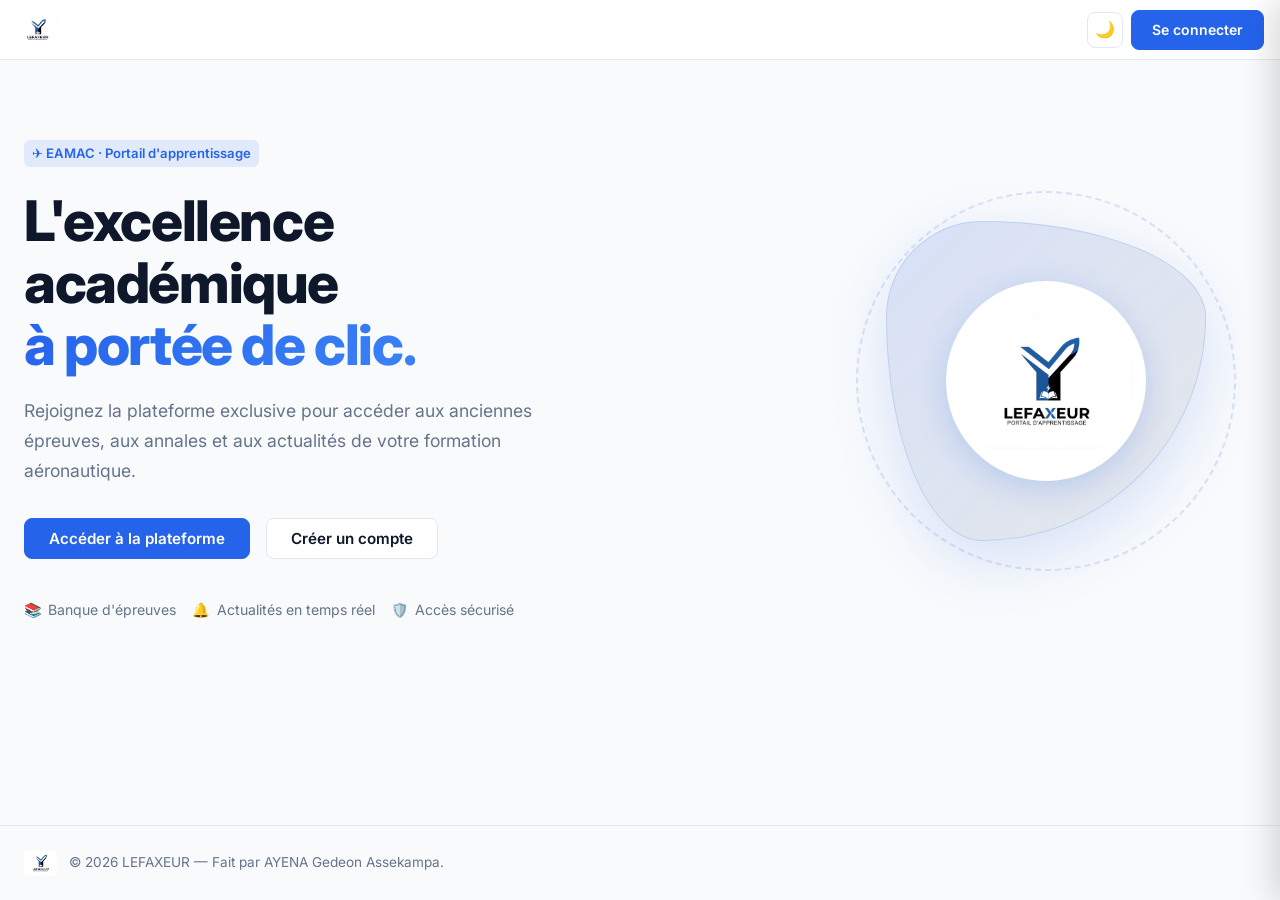
<file: index.html>
<!DOCTYPE html>
<html lang="fr">

<head>
    <meta charset="UTF-8">
    <meta name="viewport" content="width=device-width, initial-scale=1.0">
    <title>LEFAXEUR — Portail d'apprentissage</title>
    <meta name="description"
        content="LEFAXEUR — La plateforme des ressources étudiantes EAMAC. Accédez aux épreuves, annales et actualités de votre formation.">
    <link rel="stylesheet" href="css/style.css?v=4">
    <link rel="stylesheet" href="css/layout.css?v=4">
</head>

<body class="animate-fade-in">
    <div class="app-container">

        <!-- ═══ NAVBAR ══════════════════════════════════════════════════ -->
        <nav class="navbar">
            <a href="index.html" class="navbar-brand">
                <img src="assets/img/logo.jpg" alt="LEFAXEUR" class="navbar-logo">
            </a>

            <ul class="navbar-nav" id="auth-nav-links" style="display: none;">
                <li><a href="index.html" class="nav-link active">Accueil</a></li>
                <li><a href="pages/documents.html" class="nav-link">Documents</a></li>
                <li><a href="pages/notes.html" class="nav-link">Notes</a></li>
                <li><a href="pages/heures.html" class="nav-link">Heures</a></li>
                <li><a href="pages/infos.html" class="nav-link">Informations</a></li>
                <li><a href="pages/admin.html" class="nav-link" id="nav-admin" style="display:none;">Administration</a>
                </li>
            </ul>

            <div class="navbar-actions">
                <button id="theme-toggle" class="btn-icon" title="Changer le thème">🌙</button>
                <span id="user-badge" class="user-badge" style="display:none;"></span>
                <a href="pages/login.html" class="btn btn-primary" id="nav-auth">Se connecter</a>
                <a href="#" class="btn btn-outline" id="nav-logout" style="display:none;">Déconnexion</a>
                <button class="hamburger-btn" id="hamburger-btn" aria-label="Menu" aria-expanded="false">
                    <span></span><span></span><span></span>
                </button>
            </div>
        </nav>

        <!-- ═══ MAIN ═════════════════════════════════════════════════════ -->
        <main class="main-content">

            <!-- VUE GUEST -->
            <section id="welcome-guest" class="hero-section">
                <div class="hero-text">
                    <p class="badge badge-blue" style="margin-bottom:1.5rem; font-size:0.82rem;">✈️ EAMAC · Portail
                        d'apprentissage</p>
                    <h1 class="hero-title">
                        L'excellence académique<br>
                        <span class="text-gradient">à portée de clic.</span>
                    </h1>
                    <p class="hero-subtitle">
                        Rejoignez la plateforme exclusive pour accéder aux anciennes épreuves,
                        aux annales et aux actualités de votre formation aéronautique.
                    </p>
                    <div class="flex gap-1" style="flex-wrap: wrap;">
                        <a href="pages/login.html" class="btn btn-primary" id="hero-btn-login">Accéder à la
                            plateforme</a>
                        <a href="pages/login.html#register" class="btn btn-outline" id="hero-btn-register">Créer un
                            compte</a>
                    </div>

                    <!-- Feature pills -->
                    <div class="flex gap-1" style="margin-top:2.5rem; flex-wrap:wrap;">
                        <span
                            style="display:inline-flex;align-items:center;gap:0.4rem;color:var(--text-muted);font-size:0.88rem;"><span
                                style="color:var(--primary);">📚</span> Banque d'épreuves</span>
                        <span
                            style="display:inline-flex;align-items:center;gap:0.4rem;color:var(--text-muted);font-size:0.88rem;"><span
                                style="color:var(--primary);">🔔</span> Actualités en temps réel</span>
                        <span
                            style="display:inline-flex;align-items:center;gap:0.4rem;color:var(--text-muted);font-size:0.88rem;"><span
                                style="color:var(--primary);">🛡️</span> Accès sécurisé</span>
                    </div>
                </div>

                <div class="hero-image">
                    <div style="position:relative;">
                        <div style="
                        width:320px; height:320px;
                        background: linear-gradient(135deg, rgba(26,86,219,0.15), rgba(17,24,39,0.08));
                        border-radius: 30% 70% 70% 30% / 30% 30% 70% 70%;
                        animation: morph 8s ease-in-out infinite;
                        display:flex; align-items:center; justify-content:center;
                        border: 1px solid rgba(26,86,219,0.15);
                        box-shadow: 0 20px 60px rgba(26,86,219,0.15);
                    ">
                            <img src="assets/img/logo.jpg" alt="LEFAXEUR Logo"
                                style="width:200px; height:200px; object-fit:contain; border-radius:50%; background:#fff; padding:12px; box-shadow:0 8px 32px rgba(26,86,219,0.2);">
                        </div>
                        <!-- Rings -->
                        <div
                            style="position:absolute;top:50%;left:50%;transform:translate(-50%,-50%);width:380px;height:380px;border:2px dashed rgba(26,86,219,0.15);border-radius:50%;animation:spin 20s linear infinite;pointer-events:none;">
                        </div>
                    </div>
                </div>

                <style>
                    @keyframes morph {
                        0% {
                            border-radius: 30% 70% 70% 30% / 30% 30% 70% 70%;
                        }

                        50% {
                            border-radius: 70% 30% 30% 70% / 70% 70% 30% 30%;
                        }

                        100% {
                            border-radius: 30% 70% 70% 30% / 30% 30% 70% 70%;
                        }
                    }

                    @keyframes spin {
                        from {
                            transform: translate(-50%, -50%) rotate(0deg);
                        }

                        to {
                            transform: translate(-50%, -50%) rotate(360deg);
                        }
                    }
                </style>
            </section>

            <!-- VUE UTILISATEUR CONNECTÉ -->
            <section id="dashboard-user" class="hidden">
                <header style="margin-bottom:2.5rem;">
                    <h1 class="hero-title" style="font-size:2.6rem;">
                        Bonjour, <span id="dashboard-name" class="text-gradient">Étudiant</span> 👋
                    </h1>
                    <p class="hero-subtitle" style="font-size:1rem; margin-bottom:1.5rem;">Que souhaitez-vous réviser
                        aujourd'hui ?</p>
                    <div class="flex gap-1">
                        <a href="pages/documents.html" class="btn btn-primary">Explorer les Documents</a>
                        <a href="pages/infos.html" class="btn btn-outline">Dernières Infos</a>
                    </div>
                    <!-- Notification summary -->
                    <div id="dashboard-notif-summary"
                        style="display:none; margin-top:1.25rem; padding:0.75rem 1rem; background:rgba(26,86,219,0.06); border:1.5px solid rgba(26,86,219,0.2); border-radius:12px; font-size:0.9rem; color:var(--primary); display:flex; align-items:center; gap:0.6rem;">
                        🔔 <span id="dashboard-notif-text"></span>
                    </div>
                </header>

                <div class="grid-cards grid-3">
                    <div class="card text-center" style="cursor:pointer; position:relative;"
                        onclick="window.location='pages/documents.html'">
                        <span id="home-doc-badge"
                            style="display:none; position:absolute; top:12px; right:12px; background:#ef4444; color:#fff; font-size:0.65rem; font-weight:800; border-radius:9999px; padding:2px 7px;"></span>
                        <div style="font-size:2.8rem; margin-bottom:1rem; display:block;">📚</div>
                        <h3 style="margin-bottom:0.6rem;">Centre de Documents</h3>
                        <p class="text-muted" style="font-size:0.92rem;">Cours, TP, et évaluations des années
                            précédentes
                            pour un entraînement ciblé.</p>
                    </div>
                    <div class="card text-center" style="cursor:pointer; position:relative;"
                        onclick="window.location='pages/infos.html'">
                        <span id="home-info-badge"
                            style="display:none; position:absolute; top:12px; right:12px; background:#ef4444; color:#fff; font-size:0.65rem; font-weight:800; border-radius:9999px; padding:2px 7px;"></span>
                        <div style="font-size:2.8rem; margin-bottom:1rem; display:block;">🔔</div>
                        <h3 style="margin-bottom:0.6rem;">Actualités</h3>
                        <p class="text-muted" style="font-size:0.92rem;">Ne manquez plus aucun événement, changement de
                            salle ou conférence.</p>
                    </div>
                    <div class="card text-center" style="cursor:pointer; position:relative;"
                        onclick="window.location='pages/heures.html'">
                        <div style="font-size:2.8rem; margin-bottom:1rem; display:block;">⏱️</div>
                        <h3 style="margin-bottom:0.6rem;">Suivi des heures</h3>
                        <p class="text-muted" style="font-size:0.92rem;">Consultez la progression horaire de votre
                            année.</p>
                    </div>
                </div>

                <section class="dashboard-feed" aria-label="Contenus récents">
                    <div class="dashboard-feed-header">
                        <div>
                            <h2>Documents récents</h2>
                            <p>Les derniers supports publiés pour votre cycle.</p>
                        </div>
                        <a href="pages/documents.html" class="btn btn-outline">Voir tous les documents</a>
                    </div>
                    <div id="dashboard-recent-docs" class="dashboard-list" aria-live="polite">
                        <p class="text-muted">Chargement des documents…</p>
                    </div>
                </section>

                <section class="dashboard-feed" aria-label="Actualités récentes">
                    <div class="dashboard-feed-header">
                        <div>
                            <h2>Dernières actualités</h2>
                            <p>Les informations utiles à votre formation.</p>
                        </div>
                        <a href="pages/infos.html" class="btn btn-outline">Voir toutes les actualités</a>
                    </div>
                    <div id="dashboard-recent-infos" class="dashboard-list" aria-live="polite">
                        <p class="text-muted">Chargement des actualités…</p>
                    </div>
                </section>
            </section>

        </main>

        <!-- ═══ FOOTER ════════════════════════════════════════════════════ -->
        <footer class="footer">
            <img src="assets/img/logo.jpg" alt="LEFAXEUR" class="footer-logo">
            <span>© 2026 LEFAXEUR — Fait par AYENA Gedeon Assekampa.</span>
        </footer>

    </div>

    <!-- ═══ MOBILE MENU ═══════════════════════════════════════════════ -->
    <div class="mobile-nav-overlay" id="mobile-nav-overlay"></div>
    <nav class="mobile-menu" id="mobile-menu" aria-label="Menu mobile">
        <div class="mobile-menu-header">
            <img src="assets/img/logo.jpg" alt="LEFAXEUR">
            <button class="mobile-menu-close" id="mobile-menu-close" aria-label="Fermer">&times;</button>
        </div>
        <a href="index.html" class="nav-link active" id="mm-home"> Accueil</a>
        <a href="pages/documents.html" class="nav-link" id="mm-docs" style="display:none;"> Documents</a>
        <a href="pages/notes.html" class="nav-link" id="mm-notes" style="display:none;"> Notes</a>
        <a href="pages/heures.html" class="nav-link" id="mm-heures" style="display:none;"> Heures</a>
        <a href="pages/infos.html" class="nav-link" id="mm-infos" style="display:none;"> Informations</a>
        <a href="pages/admin.html" class="nav-link" id="mm-admin" style="display:none;"> Administration</a>
        <div class="mobile-menu-footer">
            <a href="pages/login.html" class="btn btn-primary" id="mm-auth">Se connecter</a>
            <a href="#" class="btn btn-outline" id="mm-logout" style="display:none;">Déconnexion</a>
        </div>
    </nav>

    <script src="js/api.js?v=6"></script>
    <script src="js/main.js?v=5"></script>
    <script>
        // Synchronise le menu mobile avec l'état d'authentification
        document.addEventListener('DOMContentLoaded', async () => {
            const stored = JSON.parse(localStorage.getItem('LEFAXEUR_user'));
            const user = stored?.user || null;
            const mmDocs = document.getElementById('mm-docs');
            const mmNotes = document.getElementById('mm-notes');
            const mmHeures = document.getElementById('mm-heures');
            const mmInfos = document.getElementById('mm-infos');
            const mmAdmin = document.getElementById('mm-admin');
            const mmAuth = document.getElementById('mm-auth');
            const mmLogout = document.getElementById('mm-logout');
            if (user) {
                if (mmDocs) mmDocs.style.display = '';
                if (mmNotes) mmNotes.style.display = '';
                if (mmHeures) mmHeures.style.display = '';
                if (mmInfos) mmInfos.style.display = '';
                if (mmAdmin) mmAdmin.style.display = (user.role === 'admin') ? '' : 'none';
                if (mmAuth) mmAuth.style.display = 'none';
                if (mmLogout) { mmLogout.style.display = ''; mmLogout.addEventListener('click', e => { e.preventDefault(); localStorage.removeItem('LEFAXEUR_user'); window.location.reload(); }); }

                // ── Vérification des nouvelles notifications ────────────────────
                try {
                    const [docs, infos] = await Promise.all([
                        api.getDocuments(),
                        api.getInfos(user.cycle)
                    ]);

                    const newDocs = NotifSystem.getNewDocs(docs);
                    const newInfos = NotifSystem.getNewInfos(infos);

                    const escapeHtml = value => String(value || '').replace(/[&<>'"]/g, char => ({
                        '&': '&amp;', '<': '&lt;', '>': '&gt;', "'": '&#39;', '"': '&quot;'
                    }[char]));
                    const recentDocs = document.getElementById('dashboard-recent-docs');
                    const recentInfos = document.getElementById('dashboard-recent-infos');
                    if (recentDocs) {
                        recentDocs.innerHTML = docs?.length
                            ? docs.slice(0, 3).map(doc => `<article class="dashboard-list-item">
                                <div><strong>${escapeHtml(doc.titre)}</strong><span>${escapeHtml(doc.matiere || doc.type || 'Document')} · ${escapeHtml(doc.annee || '')}</span></div>
                                ${doc.file_url
                                    ? `<button onclick="openAuthenticatedFile('${escapeHtml(doc.file_url)}')" style="background:none;border:none;cursor:pointer;color:var(--primary);font-size:0.85rem;font-weight:600;padding:0;text-decoration:underline;">Ouvrir</button>`
                                    : `<a href="pages/documents.html">Voir</a>`
                                }
                            </article>`).join('')
                            : '<p class="text-muted">Aucun document récent à afficher.</p>';
                    }
                    if (recentInfos) {
                        recentInfos.innerHTML = infos?.length
                            ? infos.slice(0, 3).map(info => `<article class="dashboard-list-item">
                                <div><strong>${escapeHtml(info.titre)}</strong><span>${escapeHtml(info.auteur || 'Administration')}</span></div>
                                <a href="pages/infos.html">Lire</a>
                            </article>`).join('')
                            : '<p class="text-muted">Aucune actualité récente à afficher.</p>';
                    }

                    const docBadge = document.getElementById('home-doc-badge');
                    const infoBadge = document.getElementById('home-info-badge');
                    const notifSummary = document.getElementById('dashboard-notif-summary');
                    const notifText = document.getElementById('dashboard-notif-text');

                    if (newDocs.length > 0 && docBadge) {
                        docBadge.textContent = `${newDocs.length} nouveau${newDocs.length > 1 ? 'x' : ''}`;
                        docBadge.style.display = 'inline-block';
                    }
                    if (newInfos.length > 0 && infoBadge) {
                        infoBadge.textContent = `${newInfos.length} nouvelle${newInfos.length > 1 ? 's' : ''}`;
                        infoBadge.style.display = 'inline-block';
                    }

                    const totalNew = newDocs.length + newInfos.length;
                    if (totalNew > 0 && notifSummary && notifText) {
                        const parts = [];
                        if (newDocs.length > 0) parts.push(`${newDocs.length} nouveau(x) document(s)`);
                        if (newInfos.length > 0) parts.push(`${newInfos.length} nouvelle(s) annonce(s)`);
                        notifText.textContent = parts.join(' et ') + ' depuis votre dernière visite.';
                        notifSummary.style.display = 'flex';

                        // Toast général sur l'accueil
                        NotifSystem.showToast(
                            parts.join(' + ') + ' disponible(s) !',
                            'info',
                            'pages/documents.html'
                        );
                    }
                } catch (e) {
                    const fallback = '<p class="text-muted">Le contenu récent est indisponible pour le moment.</p>';
                    const recentDocs = document.getElementById('dashboard-recent-docs');
                    const recentInfos = document.getElementById('dashboard-recent-infos');
                    if (recentDocs) recentDocs.innerHTML = fallback;
                    if (recentInfos) recentInfos.innerHTML = fallback;
                }
            }
        });
    </script>
</body>

</html>
</file>
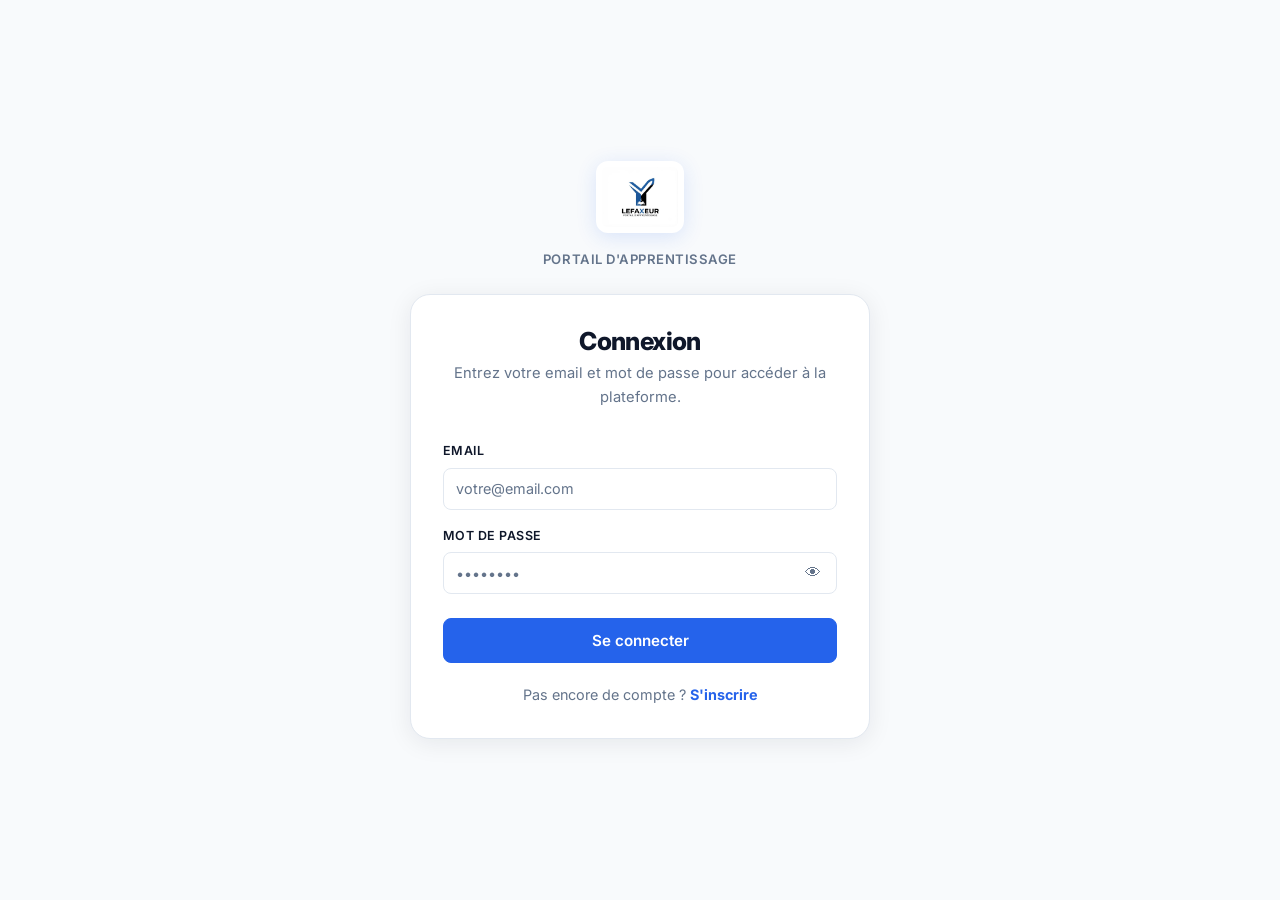
<file: pages/documents.html>
<!DOCTYPE html>
<html lang="fr">

<head>
    <meta charset="UTF-8">
    <meta name="viewport" content="width=device-width, initial-scale=1.0">
    <title>Documents — LEFAXEUR</title>
    <meta name="description" content="Consultez les cours, TP et évaluations sur LEFAXEUR.">
    <link rel="stylesheet" href="../css/style.css?v=4">
    <link rel="stylesheet" href="../css/layout.css?v=4">
    <style>
        /* Badge de notification sur nav Documents */
        .notif-badge-nav {
            display: inline-flex;
            align-items: center;
            justify-content: center;
            background: #ef4444;
            color: #fff;
            font-size: 0.6rem;
            font-weight: 800;
            border-radius: 9999px;
            min-width: 16px;
            height: 16px;
            padding: 0 4px;
            margin-left: 4px;
            vertical-align: middle;
            animation: pulseBadge 2s ease-in-out infinite;
        }
        @keyframes pulseBadge {
            0%, 100% { transform: scale(1); }
            50% { transform: scale(1.2); }
        }
        /* Banner "Nouveaux documents disponibles" */
        .new-docs-banner {
            display: flex;
            align-items: center;
            justify-content: space-between;
            gap: 1rem;
            padding: 0.8rem 1.2rem;
            background: var(--primary-light);
            border: 1px solid #bfdbfe;
            border-radius: 12px;
            margin-bottom: 1.25rem;
            flex-wrap: wrap;
        }
        .new-docs-banner-text { font-size: 0.92rem; font-weight: 600; color: var(--primary); display: flex; align-items: center; gap: 0.5rem; }
        .new-docs-banner-close { background: none; border: none; cursor: pointer; color: var(--text-muted); font-size: 1rem; padding: 0; }
        .new-docs-banner-close:hover { color: var(--text); }
        /* Indicateur de chargement documents */
        .docs-loading {
            display: flex; flex-direction: column; align-items: center; justify-content: center;
            padding: 3rem 0; gap: 1rem; color: var(--text-muted);
        }
        .docs-loading-spinner {
            width: 40px; height: 40px;
            border: 3px solid rgba(26,86,219,0.15);
            border-top-color: var(--primary);
            border-radius: 50%;
            animation: spin 0.8s linear infinite;
        }
        @keyframes spin { to { transform: rotate(360deg); } }
    </style>
</head>

<body class="animate-fade-in">
    <div class="app-container">

        <!-- ═══ NAVBAR ══════════════════════════════════════════════════ -->
        <nav class="navbar">
            <a href="../index.html" class="navbar-brand">
                <img src="../assets/img/logo.jpg" alt="LEFAXEUR" class="navbar-logo">
            </a>

            <ul class="navbar-nav">
                <li><a href="../index.html" class="nav-link">Accueil</a></li>
                <li><a href="documents.html" class="nav-link active">Documents<span id="docs-notif-badge" class="notif-badge-nav" style="display:none;"></span></a></li>
                <li><a href="notes.html" class="nav-link" id="mm-notes" style="display:none;">📊 Notes</a></li>
                <li><a href="heures.html" class="nav-link" id="mm-heures" style="display:none;">⏱️ Heures</a></li>
                <li><a href="infos.html" class="nav-link" id="mm-infos" style="display:none;">🔔 Informations</a></li>
                <li><a href="admin.html" class="nav-link" id="nav-admin" style="display:none;">Administration</a></li>
            </ul>

            <div class="navbar-actions">
                <button id="theme-toggle" class="btn-icon" title="Thème">🌙</button>
                <span id="user-badge" class="user-badge" style="display:none;"></span>
                <a href="login.html" class="btn btn-primary" id="nav-auth">Se connecter</a>
                <a href="#" class="btn btn-outline" id="nav-logout" style="display:none;">Déconnexion</a>
                <button class="hamburger-btn" id="hamburger-btn" aria-label="Menu" aria-expanded="false">
                    <span></span><span></span><span></span>
                </button>
            </div>
        </nav>

        <!-- ═══ MAIN ═════════════════════════════════════════════════════ -->
        <main class="main-content">

            <header class="page-header">
                <h1 class="page-title">Documents</h1>
                <p class="page-subtitle">Consultez les supports de cours, les travaux pratiques et les épreuves
                    d'évaluation.</p>
            </header>

            <!-- Bannière nouveaux documents -->
            <div id="new-docs-banner" class="new-docs-banner" style="display:none;">
                <div class="new-docs-banner-text">
                    🆕 <span id="new-docs-count"></span> nouveau(x) document(s) disponible(s) dans votre cycle !
                </div>
                <button class="new-docs-banner-close" id="btn-dismiss-banner" title="Fermer">✕ Marquer comme lus</button>
            </div>

            <!-- ── Tabs ───────────────────────────────────────────────── -->
            <div class="tabs-container">
                <button class="tab-btn active" data-tab="cours">Cours</button>
                <button class="tab-btn" data-tab="tp">TP / TD</button>
                <button class="tab-btn" data-tab="evaluation">Évaluations</button>
                <button class="tab-btn" data-tab="autres">Autres</button>
            </div>

            <!-- ── Sous-filtres Évaluations (cachés par défaut) ────────── -->
            <div class="chips-container hidden" id="eval-filters">
                <button class="chip active" data-filter="">Toutes</button>
                <button class="chip" data-filter="interro">Interrogations</button>
                <button class="chip" data-filter="compo">Compositions</button>
                <button class="chip" data-filter="examen">Examens</button>
            </div>

            <!-- ── Filter Bar ─────────────────────────────────────────── -->
            <div class="filter-bar">
                <input type="text" id="search-matiere" class="form-control"
                    placeholder="Rechercher une matière ou un titre..." aria-label="Rechercher un document">

                <select id="filter-cycle" class="form-control">
                    <option value="">Tous les cycles</option>
                </select>

                <select id="filter-annee" class="form-control">
                    <option value="">Toutes les années</option>
                    <option value="2026">2026</option>
                    <option value="2025">2025</option>
                    <option value="2024">2024</option>
                    <option value="2023">2023</option>
                    <option value="2022">2022</option>
                    <option value="2021">2021</option>
                    <option value="2020">2020</option>
                </select>

                <div id="locked-filters-badge" class="hidden"
                    style="display:flex; align-items:center; gap:0.5rem; padding:0.5rem 1rem; background:rgba(26,86,219,0.1); border:1px solid var(--primary); border-radius:var(--radius-md); color:var(--primary); font-size:0.9rem; font-weight:600; white-space:nowrap;">
                    <!-- Rempli par JS -->
                </div>

                <button class="btn btn-primary" id="btn-filter">Filtrer</button>
                <button class="btn btn-outline" id="btn-reset-filters" type="button">Réinitialiser</button>
            </div>

            <!-- ── Loading state ─────────────────────────────────────── -->
            <div class="docs-loading" id="docs-loading">
                <div class="docs-loading-spinner"></div>
                <p>Chargement des documents...</p>
            </div>

            <!-- ── Results grid ───────────────────────────────────────── -->
            <div class="grid-cards" id="documents-list" style="display:none;">
                <!-- Cards populated by JS -->
            </div>

            <!-- Load More button -->
            <div id="load-more-container" class="text-center" style="display:none; padding: 2rem 0;">
                <button id="btn-load-more" class="btn btn-outline" style="padding: 0.75rem 2rem; font-weight:bold;">Voir plus de documents</button>
            </div>

            <!-- Empty state -->
            <div id="empty-state" class="hidden text-center" style="padding:4rem 0;">
                <h3 id="empty-state-title">Aucun document n'est publié</h3>
                <p class="text-muted" id="empty-state-description">Revenez plus tard pour consulter de nouveaux documents.</p>
            </div>

        </main>

        <!-- ═══ FOOTER ════════════════════════════════════════════════════ -->
        <footer class="footer">
            <img src="../assets/img/logo.jpg" alt="LEFAXEUR" class="footer-logo">
            <span>© 2026 LEFAXEUR — Fait par AYENA Gedeon Assekampa.</span>
        </footer>

    </div>

    <!-- ═══ MOBILE MENU ══════════════════════════════════════════════════ -->
    <div class="mobile-nav-overlay" id="mobile-nav-overlay"></div>
    <nav class="mobile-menu" id="mobile-menu" aria-label="Menu mobile">
        <div class="mobile-menu-header">
            <img src="../assets/img/logo.jpg" alt="LEFAXEUR">
            <button class="mobile-menu-close" id="mobile-menu-close" aria-label="Fermer">&times;</button>
        </div>
        <a href="../index.html" class="nav-link">🏠 Accueil</a>
        <a href="documents.html" class="nav-link active">📚 Documents</a>
        <a href="notes.html" class="nav-link" id="mm-notes-drawer" style="display:none;">📊 Notes</a>
        <a href="heures.html" class="nav-link" id="mm-heures-drawer" style="display:none;">⏱️ Heures</a>
        <a href="infos.html" class="nav-link" id="mm-infos-drawer" style="display:none;">🔔 Informations</a>
        <a href="admin.html" class="nav-link" id="mm-admin-drawer" style="display:none;">⚙️ Administration</a>
        <div class="mobile-menu-footer">
            <a href="login.html" class="btn btn-primary" id="mm-auth-drawer">Se connecter</a>
            <a href="#" class="btn btn-outline" id="mm-logout-drawer" style="display:none;">Déconnexion</a>
        </div>
    </nav>

    <script src="../js/api.js?v=6"></script>
    <script src="../js/main.js?v=5"></script>
    <script>
        let allDocuments = [];
        let filteredDocuments = [];
        let displayedCount = 0;
        const ITEMS_PER_CHUNK = 24;
        let currentTab = 'cours';
        let currentEvalFilter = '';

        document.addEventListener('DOMContentLoaded', async () => {
            const stored = JSON.parse(localStorage.getItem('LEFAXEUR_user'));
            const user = stored?.user || null;
            
            const mmNotes = document.getElementById('mm-notes');
            const mmHeures = document.getElementById('mm-heures');
            const mmInfos = document.getElementById('mm-infos');

            // Mobile drawer sync
            const mmNotesD = document.getElementById('mm-notes-drawer');
            const mmHeuresD = document.getElementById('mm-heures-drawer');
            const mmInfosD = document.getElementById('mm-infos-drawer');
            const mmAdminD = document.getElementById('mm-admin-drawer');
            const mmAuthD = document.getElementById('mm-auth-drawer');
            const mmLogoutD = document.getElementById('mm-logout-drawer');

            if (user) {
                if (mmNotes) mmNotes.style.display = 'block';
                if (mmHeures) mmHeures.style.display = 'block';
                if (mmInfos) mmInfos.style.display = 'block';
                if (mmNotesD) mmNotesD.style.display = '';
                if (mmHeuresD) mmHeuresD.style.display = '';
                if (mmInfosD) mmInfosD.style.display = '';
                if (mmAdminD) mmAdminD.style.display = user.role === 'admin' ? '' : 'none';
                if (mmAuthD) mmAuthD.style.display = 'none';
                if (mmLogoutD) {
                    mmLogoutD.style.display = '';
                    mmLogoutD.addEventListener('click', e => {
                        e.preventDefault();
                        localStorage.removeItem('LEFAXEUR_user');
                        window.location.href = '../index.html';
                    });
                }
            }

            // Populate cycle filter
            const cycleFilter = document.getElementById('filter-cycle');
            if (cycleFilter && typeof SUBJECTS_DATA !== 'undefined') {
                SUBJECTS_DATA.forEach(s => {
                    const opt = document.createElement('option');
                    opt.value = s.cycle;
                    opt.textContent = s.label;
                    cycleFilter.appendChild(opt);
                });
            }

            // Pré-remplir et verrouiller les filtres si l'utilisateur est connecté et non admin
            const anneeFilter = document.getElementById('filter-annee');
            const lockedBadge = document.getElementById('locked-filters-badge');

            if (user) {
                if (user.role !== 'admin') {
                    // Verrouiller le filtre cycle (l'annee calendaire reste libre)
                    if (cycleFilter) cycleFilter.style.display = 'none';
                    if (anneeFilter) anneeFilter.style.display = 'block'; // garder visible
                    lockedBadge.classList.remove('hidden');
                    lockedBadge.innerHTML = `🔒 Cycle: ${user.cycle}`;
                    if (cycleFilter) cycleFilter.value = user.cycle;
                } else {
                    // Admin: pré-remplir mais laisser libre
                    if (user.cycle && cycleFilter) cycleFilter.value = user.cycle;
                }
            }

            // Tabs events
            const tabs = document.querySelectorAll('.tab-btn');
            const evalFilters = document.getElementById('eval-filters');

            tabs.forEach(tab => {
                tab.addEventListener('click', () => {
                    tabs.forEach(t => t.classList.remove('active'));
                    tab.classList.add('active');
                    currentTab = tab.getAttribute('data-tab');

                    if (currentTab === 'evaluation') {
                        evalFilters.classList.remove('hidden');
                    } else {
                        evalFilters.classList.add('hidden');
                        currentEvalFilter = '';
                    }
                    filterDocuments();
                });
            });

            // Chips events (Évaluations sub-filters)
            const chips = document.querySelectorAll('.chip');
            chips.forEach(chip => {
                chip.addEventListener('click', () => {
                    chips.forEach(c => c.classList.remove('active'));
                    chip.classList.add('active');
                    currentEvalFilter = chip.getAttribute('data-filter');
                    filterDocuments();
                });
            });

            // Bouton filtrer
            document.getElementById('btn-filter').addEventListener('click', filterDocuments);
            document.getElementById('btn-reset-filters').addEventListener('click', () => {
                document.getElementById('search-matiere').value = '';
                document.getElementById('filter-cycle').value = user?.role === 'admin' ? '' : (user?.cycle || '');
                document.getElementById('filter-annee').value = '';
                currentTab = 'cours';
                currentEvalFilter = '';
                tabs.forEach(tab => tab.classList.toggle('active', tab.dataset.tab === currentTab));
                chips.forEach(chip => chip.classList.toggle('active', chip.dataset.filter === ''));
                evalFilters.classList.add('hidden');
                filterDocuments();
            });

            let searchTimer;
            document.getElementById('search-matiere').addEventListener('input', () => {
                clearTimeout(searchTimer);
                searchTimer = setTimeout(filterDocuments, 250);
            });
            document.getElementById('filter-cycle').addEventListener('change', filterDocuments);
            document.getElementById('filter-annee').addEventListener('change', filterDocuments);

            // Bouton voir plus
            const loadMoreBtn = document.getElementById('btn-load-more');
            if(loadMoreBtn) {
                loadMoreBtn.addEventListener('click', () => {
                    renderDocuments(true);
                });
            }

            // Afficher le spinner de chargement
            document.getElementById('docs-loading').style.display = 'flex';
            document.getElementById('documents-list').style.display = 'none';

            // Fetch data
            try {
                allDocuments = await api.getDocuments();
            } catch (error) {
                document.getElementById('empty-state-title').textContent = 'Impossible de charger les documents';
                document.getElementById('empty-state-description').textContent = 'Vérifiez votre connexion puis réessayez.';
                document.getElementById('empty-state').classList.remove('hidden');
                return;
            } finally {
                document.getElementById('docs-loading').style.display = 'none';
            }

            // Masquer le spinner
            document.getElementById('documents-list').style.display = '';

            // ─── Détection de nouveaux documents ──────────────────────────────
            const newDocs = NotifSystem.getNewDocs(allDocuments);
            if (newDocs.length > 0) {
                // Afficher la bannière
                const banner = document.getElementById('new-docs-banner');
                document.getElementById('new-docs-count').textContent = newDocs.length;
                banner.style.display = 'flex';

                // Badge dans la navbar
                const badge = document.getElementById('docs-notif-badge');
                if (badge) {
                    badge.textContent = newDocs.length;
                    badge.style.display = 'inline-flex';
                }

                // Toast de notification
                const docTitles = newDocs.slice(0, 2).map(d => `"${d.titre}"`).join(', ');
                const extra = newDocs.length > 2 ? ` et ${newDocs.length - 2} autre(s)` : '';
                NotifSystem.showToast(
                    `${newDocs.length} nouveau(x) document(s) : ${docTitles}${extra}`,
                    'doc',
                    'documents.html'
                );

                // Bouton "Marquer comme lus"
                document.getElementById('btn-dismiss-banner')?.addEventListener('click', () => {
                    NotifSystem.markDocsAsSeen(allDocuments);
                    banner.style.display = 'none';
                    if (badge) badge.style.display = 'none';
                });
            }

            filterDocuments();
        });

        function renderDocuments(append = false) {
            const grid = document.getElementById('documents-list');
            const empty = document.getElementById('empty-state');
            const loadMoreContainer = document.getElementById('load-more-container');

            if (!append) {
                grid.innerHTML = '';
                displayedCount = 0;
            }

            if (!filteredDocuments || filteredDocuments.length === 0) {
                empty.classList.remove('hidden');
                if (loadMoreContainer) loadMoreContainer.style.display = 'none';
                return;
            }
            empty.classList.add('hidden');

            const docsToRender = filteredDocuments.slice(displayedCount, displayedCount + ITEMS_PER_CHUNK);
            if (docsToRender.length === 0) return;

            // Récupérer les IDs de nouveaux documents pour le badge "Nouveau"
            const seenSet = NotifSystem.getSeenDocs();

            let htmlContent = '';
            docsToRender.forEach(doc => {
                const typeLabel = { cours: 'COURS', tp: 'TP', evaluation: 'ÉVAL.', autres: 'AUTRE' }[doc.type] || 'DOC';

                let evalBadge = '';
                if (doc.type === 'evaluation' && doc.categorie_eval) {
                    evalBadge = `<span class="badge badge-green" style="margin-left: 0.5rem; text-transform: capitalize;">${doc.categorie_eval}</span>`;
                }

                // Badge "Nouveau" si non vu
                const isNew = !seenSet.has(doc.id);
                const newBadge = isNew ? `<span class="badge" style="background:rgba(220,38,38,0.1);color:#dc2626;margin-left:0.4rem;font-size:0.7rem;font-weight:800;">Nouveau</span>` : '';

                // CORRECTION : file_url est maintenant une URL absolue (préfixée dans api.js)
                const downloadUrl = doc.file_url || '#';
                const canDownload = doc.file_url && doc.file_url !== '#';

                htmlContent += `
            <div class="doc-card" style="${isNew ? 'border-color: rgba(26,86,219,0.4); box-shadow: 0 0 0 2px rgba(26,86,219,0.1);' : ''}">
                <div style="display:flex;justify-content:space-between;align-items:flex-start;margin-bottom:1rem;">
                    <div>
                        <span class="badge badge-blue" style="text-transform: capitalize;">${doc.type}</span>
                        ${evalBadge}
                        ${newBadge}
                    </div>
                    <span class="badge" style="background:rgba(17,24,39,0.08);color:var(--text-muted);">${doc.annee}</span>
                </div>
                
                <div style="display:flex; align-items:center; gap:1rem; margin-bottom:1rem;">
                    <div class="doc-icon" aria-hidden="true">${typeLabel}</div>
                    <div>
                        <h3 style="color:var(--primary);margin-bottom:0.2rem;font-size:1.1rem;line-height:1.2;">${doc.titre}</h3>
                        <p class="text-muted" style="font-size:0.9rem;">${doc.matiere}</p>
                    </div>
                </div>
                
                <p class="text-muted" style="font-size:0.85rem;margin-bottom:1.25rem;">${doc.cycle}</p>
                ${canDownload
                    ? `<button class="btn btn-outline" style="width:100%;font-size:0.9rem;" onclick="markDocAsSeen('${doc.id}'); openAuthenticatedFile('${downloadUrl}')">📄 Ouvrir le PDF</button>`
                    : `<button class="btn btn-outline" style="width:100%;font-size:0.9rem;opacity:0.5;cursor:not-allowed;" disabled>Fichier non disponible</button>`
                }
            </div>`;
            });
            
            if (append) {
                grid.insertAdjacentHTML('beforeend', htmlContent);
            } else {
                grid.innerHTML = htmlContent;
            }

            displayedCount += docsToRender.length;

            if (displayedCount < filteredDocuments.length) {
                if (loadMoreContainer) loadMoreContainer.style.display = 'block';
            } else {
                if (loadMoreContainer) loadMoreContainer.style.display = 'none';
            }
        }

        // Marquer un document comme vu quand on clique "Télécharger"
        window.markDocAsSeen = function(docId) {
            const seen = NotifSystem.getSeenDocs();
            seen.add(docId);
            localStorage.setItem(NotifSystem.STORAGE_KEY_DOCS, JSON.stringify([...seen]));
        };

        function filterDocuments() {
            const search = document.getElementById('search-matiere').value.toLowerCase();
            const cycle = document.getElementById('filter-cycle').value;
            const annee = document.getElementById('filter-annee').value;
            const emptyStateTitle = document.getElementById('empty-state-title');

            if (emptyStateTitle) {
                const hasSearchOrFilters = Boolean(search || cycle || annee || currentEvalFilter);
                emptyStateTitle.textContent = hasSearchOrFilters
                    ? 'Aucun document trouvé'
                    : (currentTab === 'autres' ? 'Aucun autre document disponible' : "Aucun document n'est publié");
                document.getElementById('empty-state-description').textContent = hasSearchOrFilters
                    ? 'Essayez avec un autre mot-clé ou modifiez vos filtres.'
                    : 'Revenez plus tard pour consulter de nouveaux documents.';
            }

            filteredDocuments = allDocuments.filter(doc => {
                // Filtre d'onglet
                if (doc.type !== currentTab) return false;

                // Sous-filtre d'évaluation
                if (currentTab === 'evaluation' && currentEvalFilter) {
                    if (doc.categorie_eval !== currentEvalFilter) return false;
                }

                // Recherche texte (titre ou matiere)
                const matchSearch = !search ||
                    (doc.matiere && doc.matiere.toLowerCase().includes(search)) ||
                    (doc.titre && doc.titre.toLowerCase().includes(search));

                const matchCycle = !cycle || doc.cycle === cycle;
                // Filtre annee par valeur calendaire uniquement
                const matchAnnee = !annee || String(doc.annee) === annee;

                return matchSearch && matchCycle && matchAnnee;
            });

            renderDocuments(false);
        }
    </script>
</body>

</html>
</file>
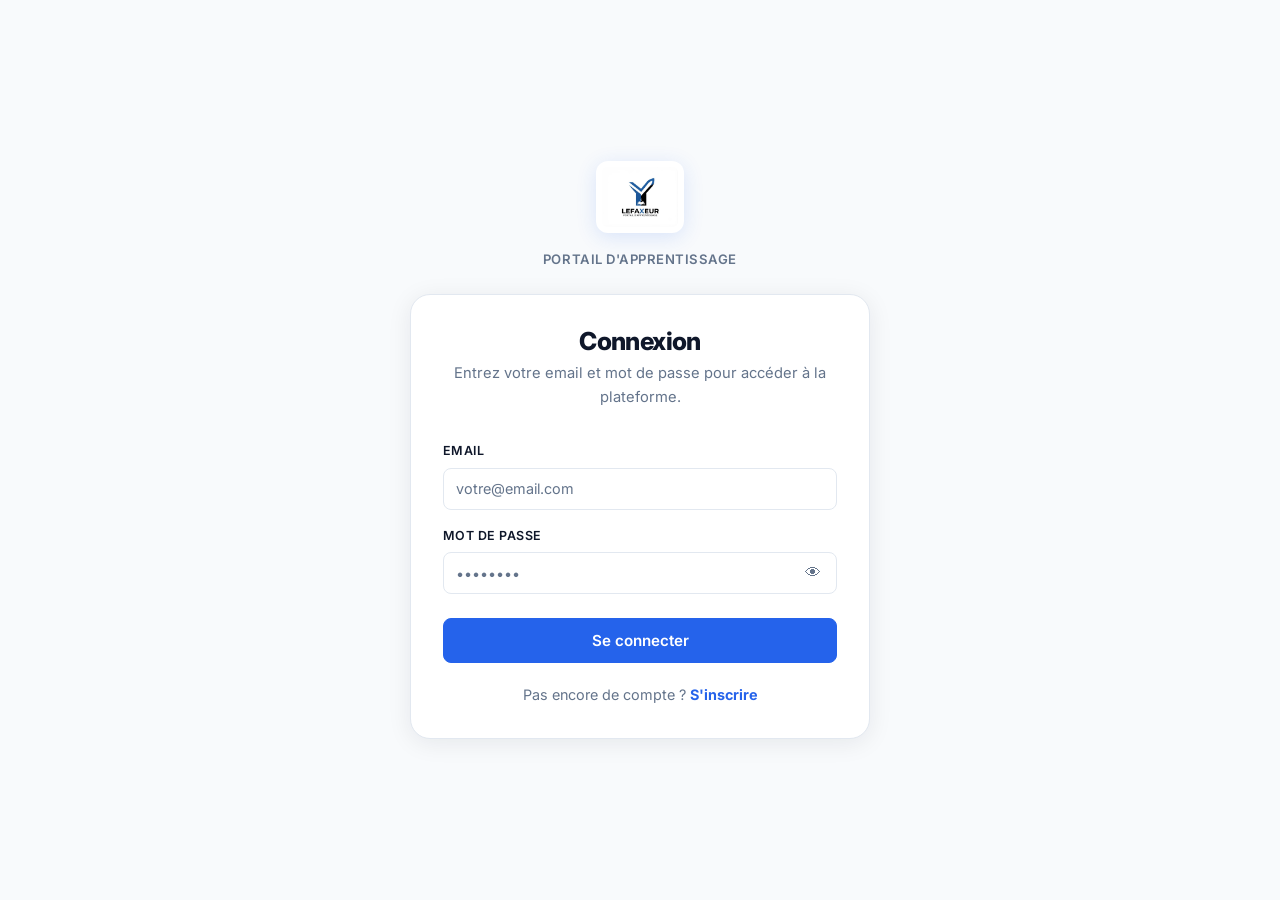
<file: pages/heures.html>
<!DOCTYPE html>
<html lang="fr">

<head>
    <meta charset="UTF-8">
    <meta name="viewport" content="width=device-width, initial-scale=1.0">
    <title>Suivi des Volumes Horaires — LEFAXEUR</title>
    <meta name="description" content="Consultez le suivi des heures de cours par matière.">
    <link rel="stylesheet" href="../css/style.css?v=4">
    <link rel="stylesheet" href="../css/layout.css?v=4">
    <style>
        .progress-card {
            background: var(--surface);
            border-radius: var(--radius-lg);
            padding: 1.5rem;
            margin-bottom: 1.5rem;
            box-shadow: 0 4px 6px -1px rgba(0, 0, 0, 0.1);
        }
        
        .progress-header {
            display: flex;
            align-items: center;
            gap: 1rem;
            margin-bottom: 1rem;
        }
        
        .progress-icon {
            font-size: 2rem;
            background: rgba(26, 86, 219, 0.1);
            width: 50px;
            height: 50px;
            display: flex;
            align-items: center;
            justify-content: center;
            border-radius: 12px;
        }

        .progress-bar-container {
            width: 100%;
            height: 12px;
            background: var(--border-color);
            border-radius: 6px;
            overflow: hidden;
            margin: 1rem 0;
        }

        .progress-bar-fill {
            height: 100%;
            background: var(--primary);
            transition: width 0.5s ease-out;
        }

        .stats-grid {
            display: grid;
            grid-template-columns: repeat(3, 1fr);
            gap: 1rem;
            margin-top: 1rem;
            text-align: center;
        }

        .stat-box {
            background: rgba(17, 24, 39, 0.03);
            padding: 0.75rem;
            border-radius: var(--radius-md);
        }

        .stat-value {
            font-size: 1.25rem;
            font-weight: 700;
            color: var(--text-color);
        }
        
        .stat-label {
            font-size: 0.8rem;
            color: var(--text-muted);
            text-transform: uppercase;
            letter-spacing: 0.05em;
        }
        
        .week-entry {
            display: flex;
            justify-content: space-between;
            padding: 1rem;
            border-bottom: 1px solid var(--border-color);
            align-items: center;
        }
        .week-entry:last-child {
            border-bottom: none;
        }
    </style>
</head>

<body class="animate-fade-in">
    <div class="app-container">

        <!-- ═══ NAVBAR ══════════════════════════════════════════════════ -->
        <nav class="navbar">
            <a href="../index.html" class="navbar-brand">
                <img src="../assets/img/logo.jpg" alt="LEFAXEUR" class="navbar-logo">
            </a>

            <ul class="navbar-nav">
                <li><a href="../index.html" class="nav-link">Accueil</a></li>
                <li><a href="documents.html" class="nav-link">Documents</a></li>
                <li><a href="notes.html" class="nav-link">Notes</a></li>
                <li><a href="heures.html" class="nav-link active">Heures</a></li>
                <li><a href="infos.html" class="nav-link">Informations</a></li>
                <li><a href="admin.html" class="nav-link" id="nav-admin" style="display:none;">Administration</a></li>
            </ul>

            <div class="navbar-actions">
                <button id="theme-toggle" class="btn-icon" title="Thème">🌙</button>
                <span id="user-badge" class="user-badge" style="display:none;"></span>
                <a href="login.html" class="btn btn-primary" id="nav-auth">Se connecter</a>
                <a href="#" class="btn btn-outline" id="nav-logout" style="display:none;">Déconnexion</a>
                <button class="hamburger-btn" id="hamburger-btn" aria-label="Menu" aria-expanded="false">
                    <span></span><span></span><span></span>
                </button>
            </div>
        </nav>

        <!-- ═══ MAIN ═════════════════════════════════════════════════════ -->
        <main class="main-content">

            <header class="page-header" style="display:flex; justify-content:space-between; align-items:center; flex-wrap: wrap; gap: 1rem;">
                <div>
                    <h1 class="page-title">⏱️ Suivi des Heures</h1>
                    <p class="page-subtitle">Consultez l'avancement global des volumes horaires de votre année.</p>
                </div>
                <div id="cycle-selector-container" style="display:none; text-align:right;">
                    <label for="heures-select" style="font-weight:600; margin-right:0.5rem;">Année :</label>
                    <select id="heures-select" class="form-control" style="display:inline-block; width:200px;">
                        <option value="1">EAC SEI 1ère année</option>
                        <option value="2">EAC SEI 2ème année</option>
                    </select>
                </div>
            </header>

            <div id="loading-state" class="text-center" style="padding:4rem 0;">
                <div class="spinner"></div>
                <p class="text-muted" style="margin-top:1rem;">Chargement des volumes horaires...</p>
            </div>

            <div id="error-state" class="hidden text-center" style="padding:4rem 0;">
                <div style="font-size:4rem; margin-bottom:1rem;">🚧</div>
                <h3>Non disponible</h3>
                <p class="text-muted" id="error-msg">Connectez-vous pour voir le suivi des heures.</p>
            </div>

            <div id="data-container" class="hidden">
                <!-- Vue d'ensemble globale -->
                <div class="card" style="padding: 1.5rem; margin-bottom: 2rem; background: linear-gradient(135deg, rgba(26,86,219,0.1), rgba(16,185,129,0.1)); border: 1px solid rgba(26,86,219,0.2);">
                    <div style="display:flex; justify-content:space-between; align-items:center; margin-bottom: 1rem;">
                        <h2 style="color:var(--primary); font-size: 1.5rem;">📊 Progression de l'Année</h2>
                        <span class="badge badge-blue" style="font-size:1.1rem; padding:0.5rem 1rem;" id="global-pct">0%</span>
                    </div>
                    <div class="progress-bar-container" style="height: 20px;">
                        <div class="progress-bar-fill" id="global-bar" style="width: 0%; background: linear-gradient(90deg, var(--primary), #10b981);"></div>
                    </div>
                    <div class="stats-grid">
                        <div class="stat-box">
                            <div class="stat-value" id="global-total">0h</div>
                            <div class="stat-label">Total Prévu</div>
                        </div>
                        <div class="stat-box">
                            <div class="stat-value" style="color: var(--primary);" id="global-done">0h</div>
                            <div class="stat-label">Heures Effectuées</div>
                        </div>
                        <div class="stat-box">
                            <div class="stat-value" id="global-left">0h</div>
                            <div class="stat-label">Heures Restantes</div>
                        </div>
                    </div>
                </div>

                <div style="display:grid; grid-template-columns: repeat(auto-fit, minmax(min(100%, 350px), 1fr)); gap: 1.5rem;" id="categories-list">
                    <!-- Généré par JS -->
                </div>
                
                <h3 style="margin-top: 3rem; margin-bottom: 1rem; color: var(--primary);">📅 Historique des Semaines</h3>
                <div class="card" style="padding:0;">
                    <div id="semaines-list">
                        <!-- Généré par JS -->
                    </div>
                </div>
            </div>

        </main>

        <!-- ═══ FOOTER ════════════════════════════════════════════════════ -->
        <footer class="footer">
            <img src="../assets/img/logo.jpg" alt="LEFAXEUR" class="footer-logo">
            <span>© 2026 LEFAXEUR — Fait par AYENA Gedeon Assekampa.</span>
        </footer>

    </div>

    
    <!-- --- MOBILE MENU -------------------------------------------------- -->
    <div class="mobile-nav-overlay" id="mobile-nav-overlay"></div>
    <nav class="mobile-menu" id="mobile-menu" aria-label="Menu mobile">
        <div class="mobile-menu-header">
            <img src="../assets/img/logo.jpg" alt="LEFAXEUR">
            <button class="mobile-menu-close" id="mobile-menu-close" aria-label="Fermer">&times;</button>
        </div>
        <a href="../index.html" class="nav-link">&#127968; Accueil</a>
        <a href="documents.html" class="nav-link">&#128218; Documents</a>
        <a href="notes.html" class="nav-link">&#128202; Notes</a>
        <a href="heures.html" class="nav-link">&#9200;&#65039; Heures</a>
        <a href="infos.html" class="nav-link">&#128276; Informations</a>
        <a href="admin.html" class="nav-link" id="mm-admin-drawer" style="display:none;">&#9881;&#65039; Administration</a>
        <div class="mobile-menu-footer">
            <a href="login.html" class="btn btn-primary" id="mm-auth-drawer">Se connecter</a>
            <a href="#" class="btn btn-outline" id="mm-logout-drawer" style="display:none;">Deconnexion</a>
        </div>
    </nav>
    <script src="../js/api.js?v=6"></script>
    <script src="../js/main.js?v=5"></script>
    <script>
        document.addEventListener('DOMContentLoaded', async () => {
            const stored = JSON.parse(localStorage.getItem('LEFAXEUR_user'));
            const user = stored?.user || null;
            
            const mmNotes = document.getElementById('mm-notes');
            const mmHeures = document.getElementById('mm-heures');
            const mmInfos = document.getElementById('mm-infos');

            if (user) {
                if (mmNotes) mmNotes.style.display = 'block';
                if (mmHeures) mmHeures.style.display = 'block';
                if (mmInfos) mmInfos.style.display = 'block';
            }

            const loadingState = document.getElementById('loading-state');
            const errorState = document.getElementById('error-state');
            const dataContainer = document.getElementById('data-container');
            const cycleSelector = document.getElementById('cycle-selector-container');
            const heuresSelect = document.getElementById('heures-select');
            const errorMsg = document.getElementById('error-msg');

            if (!user) {
                loadingState.classList.add('hidden');
                errorState.classList.remove('hidden');
                errorMsg.innerHTML = 'Veuillez vous <a href="login.html" style="color:var(--primary);text-decoration:underline;">connecter</a> pour accéder au suivi des heures.';
                return;
            }

            if (user.cycle !== "EAC-SEI") {
                loadingState.classList.add('hidden');
                errorState.classList.remove('hidden');
                errorMsg.innerHTML = `Le suivi horaire n'est pas encore disponible pour le cycle <strong>${user.cycle}</strong>.`;
                return;
            }

            let currentAnnee = String(user.annee);

            if (user.role === 'admin') {
                cycleSelector.style.display = 'block';
                heuresSelect.value = currentAnnee;
                heuresSelect.addEventListener('change', (e) => {
                    currentAnnee = e.target.value;
                    loadHeuresData();
                });
            }

            async function loadHeuresData() {
                loadingState.classList.remove('hidden');
                dataContainer.classList.add('hidden');
                errorState.classList.add('hidden');

                try {
                    const data = await api.getHeures(parseInt(currentAnnee));
                    
                    if (data && data.total_prevu_h) {
                        renderHeuresData(data);
                        dataContainer.classList.remove('hidden');
                    } else {
                        throw new Error('Données non disponibles');
                    }
                } catch (error) {
                    console.error("Erreur de chargement:", error);
                    errorState.classList.remove('hidden');
                    errorMsg.innerHTML = "Impossible de charger les données ou le serveur est indisponible.";
                } finally {
                    loadingState.classList.add('hidden');
                }
            }

            function renderHeuresData(data) {
                // Global
                document.getElementById('global-pct').textContent = `${data.progression_pct}%`;
                document.getElementById('global-bar').style.width = `${data.progression_pct}%`;
                document.getElementById('global-total').textContent = `${data.total_prevu_h}h`;
                document.getElementById('global-done').textContent = `${data.heures_effectuees}h`;
                document.getElementById('global-left').textContent = `${data.heures_restantes}h`;

                // Catégories (Estimation)
                const catList = document.getElementById('categories-list');
                catList.innerHTML = '';
                
                if (data.categories && data.categories.length > 0) {
                    data.categories.forEach(cat => {
                        catList.innerHTML += `
                        <div class="progress-card">
                            <div class="progress-header">
                                <div class="progress-icon">${cat.icon}</div>
                                <div>
                                    <h4 style="margin:0; font-size:1.1rem; line-height:1.2;">${cat.label}</h4>
                                </div>
                            </div>
                            <div style="display:flex; justify-content:space-between; font-size:0.85rem; font-weight:600; color:var(--text-muted);">
                                <span>Progression (Estimation)</span>
                                <span>${cat.pct}%</span>
                            </div>
                            <div class="progress-bar-container">
                                <div class="progress-bar-fill" style="width: ${cat.pct}%;"></div>
                            </div>
                            <div style="display:flex; justify-content:space-between; font-size:0.85rem;">
                                <span><span style="color:var(--text-color); font-weight:600;">${cat.effectuees_h}h</span> faites</span>
                                <span><span style="color:var(--text-color); font-weight:600;">${cat.total_h}h</span> prévues</span>
                            </div>
                        </div>`;
                    });
                } else {
                    catList.innerHTML = '<p class="text-muted">Aucune catégorie disponible.</p>';
                }

                // Semaines
                const semList = document.getElementById('semaines-list');
                semList.innerHTML = '';
                
                if (data.semaines && data.semaines.length > 0) {
                    data.semaines.forEach(sem => {
                        const dateObj = new Date(sem.created_at);
                        const dateStr = !isNaN(dateObj) ? dateObj.toLocaleDateString('fr-FR') : '';
                        
                        semList.innerHTML += `
                        <div class="week-entry">
                            <div>
                                <h4 style="margin:0; color:var(--primary); display:flex; align-items:center; gap:0.5rem;">
                                    📅 ${sem.semaine}
                                    <span class="badge" style="background:rgba(16,185,129,0.1); color:#10b981;">+${sem.heures_totales}h</span>
                                </h4>
                                <div style="font-size:0.85rem; color:var(--text-muted); margin-top:0.25rem;">
                                    Enregistré le ${dateStr} par ${sem.enregistre_par}
                                </div>
                            </div>
                        </div>`;
                    });
                } else {
                    semList.innerHTML = '<div style="padding:2rem; text-align:center; color:var(--text-muted);">Aucune semaine enregistrée pour le moment.</div>';
                }
            }

            loadHeuresData();
        });
    </script>
</body>
</html>
</file>
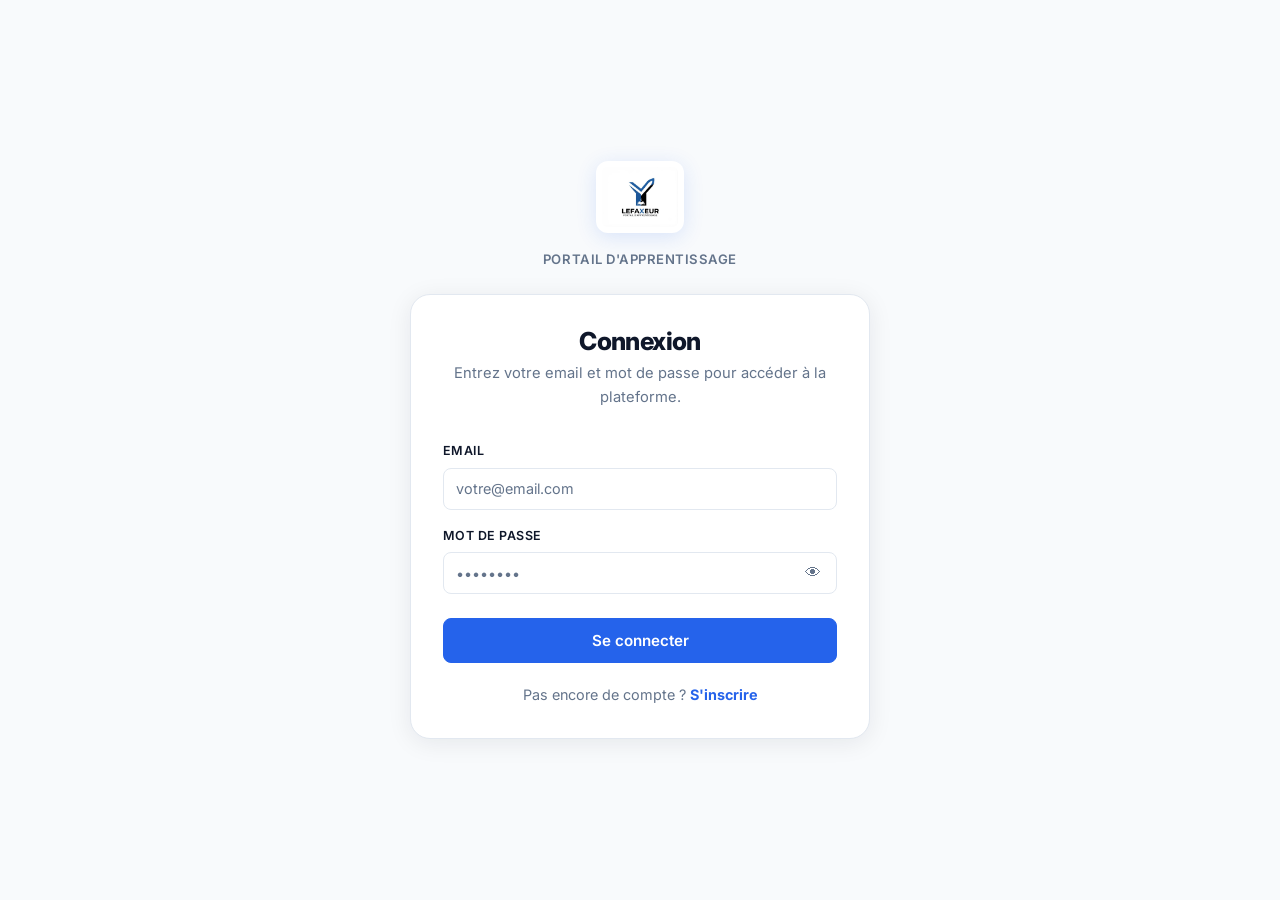
<file: pages/infos.html>
<!DOCTYPE html>
<html lang="fr">

<head>
    <meta charset="UTF-8">
    <meta name="viewport" content="width=device-width, initial-scale=1.0">
    <title>Informations — LEFAXEUR</title>
    <meta name="description" content="Actualités, annonces et informations de formation sur LEFAXEUR.">
    <link rel="stylesheet" href="../css/style.css?v=4">
    <link rel="stylesheet" href="../css/layout.css?v=4">
    <style>
        .new-infos-banner {
            display: flex; align-items: center; justify-content: space-between;
            gap: 1rem; padding: 0.8rem 1.2rem;
            background: #fffbeb;
            border: 1px solid #fde68a; border-radius: var(--radius-md);
            margin-bottom: 1.25rem; flex-wrap: wrap;
        }
        .new-infos-banner-text { font-size: 0.92rem; font-weight: 600; color: #92400e; display: flex; align-items: center; gap: 0.5rem; }
        .new-infos-banner-close { background: none; border: none; cursor: pointer; color: var(--text-muted); font-size: 1rem; }
        .infos-loading { display: flex; flex-direction: column; align-items: center; justify-content: center; padding: 3rem 0; gap: 1rem; color: var(--text-muted); }
        .infos-loading-spinner { width: 40px; height: 40px; border: 3px solid rgba(26,86,219,0.15); border-top-color: var(--primary); border-radius: 50%; animation: spin 0.8s linear infinite; }
        @keyframes spin { to { transform: rotate(360deg); } }
    </style>
</head>

<body class="animate-fade-in">
    <div class="app-container">

        <!-- ═══ NAVBAR ══════════════════════════════════════════════════ -->
        <nav class="navbar">
            <a href="../index.html" class="navbar-brand">
                <img src="../assets/img/logo.jpg" alt="LEFAXEUR" class="navbar-logo">
            </a>

            <ul class="navbar-nav">
                <li><a href="../index.html" class="nav-link">Accueil</a></li>
                <li><a href="documents.html" class="nav-link">Documents</a></li>
                <li><a href="notes.html" class="nav-link">Notes</a></li>
                <li><a href="heures.html" class="nav-link">Heures</a></li>
                <li><a href="infos.html" class="nav-link active">Informations</a></li>
                <li><a href="admin.html" class="nav-link" id="nav-admin" style="display:none;">Administration</a></li>
            </ul>

            <div class="navbar-actions">
                <button id="theme-toggle" class="btn-icon" title="Thème">🌙</button>
                <span id="user-badge" class="user-badge" style="display:none;"></span>
                <a href="login.html" class="btn btn-primary" id="nav-auth">Se connecter</a>
                <a href="#" class="btn btn-outline" id="nav-logout" style="display:none;">Déconnexion</a>
                <button class="hamburger-btn" id="hamburger-btn" aria-label="Menu" aria-expanded="false">
                    <span></span><span></span><span></span>
                </button>
            </div>
        </nav>

        <!-- ═══ MAIN ═════════════════════════════════════════════════════ -->
        <main class="main-content">

            <header class="page-header">
                <h1 class="page-title">Actualités de la formation</h1>
                <p class="page-subtitle">Les dernières informations, événements et annonces importantes.</p>
            </header>

            <!-- Bannière nouvelles infos -->
            <div id="new-infos-banner" class="new-infos-banner" style="display:none;">
                <div class="new-infos-banner-text">
                    🔔 <span id="new-infos-count"></span> nouvelle(s) annonce(s) non lue(s) !
                </div>
                <button class="new-infos-banner-close" id="btn-dismiss-infos-banner" title="Fermer">✕ Marquer comme lues</button>
            </div>

            <!-- Spinner de chargement -->
            <div class="infos-loading" id="infos-loading">
                <div class="infos-loading-spinner"></div>
                <p>Chargement des informations...</p>
            </div>

            <div style="max-width:780px; margin:0 auto; display:flex; flex-direction:column; gap:1.5rem;"
                id="infos-list">
                <!-- Populated by JS -->
            </div>

            <!-- Empty state -->
            <div id="empty-state" class="hidden text-center" style="padding:4rem 0;">
                <h3>Aucune actualité pour le moment</h3>
                <p class="text-muted">Il n'y a aucune information publiée concernant votre cycle.</p>
            </div>

        </main>

        <!-- ═══ FOOTER ════════════════════════════════════════════════════ -->
        <footer class="footer">
            <img src="../assets/img/logo.jpg" alt="LEFAXEUR" class="footer-logo">
            <span>© 2026 LEFAXEUR — Fait par AYENA Gedeon Assekampa.</span>
        </footer>

    </div>

    
    <!-- --- MOBILE MENU -------------------------------------------------- -->
    <div class="mobile-nav-overlay" id="mobile-nav-overlay"></div>
    <nav class="mobile-menu" id="mobile-menu" aria-label="Menu mobile">
        <div class="mobile-menu-header">
            <img src="../assets/img/logo.jpg" alt="LEFAXEUR">
            <button class="mobile-menu-close" id="mobile-menu-close" aria-label="Fermer">&times;</button>
        </div>
        <a href="../index.html" class="nav-link">&#127968; Accueil</a>
        <a href="documents.html" class="nav-link">&#128218; Documents</a>
        <a href="notes.html" class="nav-link">&#128202; Notes</a>
        <a href="heures.html" class="nav-link">&#9200;&#65039; Heures</a>
        <a href="infos.html" class="nav-link">&#128276; Informations</a>
        <a href="admin.html" class="nav-link" id="mm-admin-drawer" style="display:none;">&#9881;&#65039; Administration</a>
        <div class="mobile-menu-footer">
            <a href="login.html" class="btn btn-primary" id="mm-auth-drawer">Se connecter</a>
            <a href="#" class="btn btn-outline" id="mm-logout-drawer" style="display:none;">Deconnexion</a>
        </div>
    </nav>
    <script src="../js/api.js?v=6"></script>
    <script src="../js/main.js?v=5"></script>
    <script>
        document.addEventListener('DOMContentLoaded', async () => {
            const userStr = localStorage.getItem('LEFAXEUR_user');
            const user = userStr ? JSON.parse(userStr).user : null;
            const cycle = user && user.cycle ? user.cycle : null;

            // Afficher le spinner de chargement
            document.getElementById('infos-loading').style.display = 'flex';

            // Charger les infos
            const infos = await api.getInfos(cycle);

            // Masquer le spinner
            document.getElementById('infos-loading').style.display = 'none';

            const list = document.getElementById('infos-list');
            const empty = document.getElementById('empty-state');

            list.innerHTML = '';

            if (!infos || infos.length === 0) {
                empty.classList.remove('hidden');
                return;
            }

            // ── Détection de nouvelles infos ────────────────────────────────────────
            const newInfos = NotifSystem.getNewInfos(infos);
            if (newInfos.length > 0) {
                const banner = document.getElementById('new-infos-banner');
                document.getElementById('new-infos-count').textContent = newInfos.length;
                banner.style.display = 'flex';

                // Toast
                const titles = newInfos.slice(0, 2).map(i => `"${i.titre}"`).join(', ');
                const extra = newInfos.length > 2 ? ` et ${newInfos.length - 2} autre(s)` : '';
                NotifSystem.showToast(
                    `Nouvelle(s) annonce(s) : ${titles}${extra}`,
                    'annonce',
                    'infos.html'
                );

                // Bouton "Marquer comme lues"
                document.getElementById('btn-dismiss-infos-banner')?.addEventListener('click', () => {
                    NotifSystem.markInfosAsSeen(infos);
                    banner.style.display = 'none';
                });
            }

            infos.forEach(info => {
                // Formater la date si disponible
                let dateStr = "Récemment";
                if (info.created_at) {
                    const date = new Date(info.created_at);
                    dateStr = date.toLocaleDateString('fr-FR', { day: '2-digit', month: 'short', year: 'numeric' });
                }

                let cycleBadge = "";
                if (info.cycle && info.cycle !== "Général") {
                    cycleBadge = `<span class="badge" style="margin-left:0.5rem; background:rgba(22,163,74,0.1); color:var(--primary);">🎯 ${info.cycle}</span>`;
                } else {
                    cycleBadge = `<span class="badge" style="margin-left:0.5rem; background:rgba(107,114,128,0.1); color:var(--text-muted);">📢 Général</span>`;
                }

                let attachmentHtml = "";
                if (info.file_url) {
                    if (info.file_type === 'image') {
                        attachmentHtml = `
                            <div style="margin-top:1rem; border-radius:var(--radius-md); overflow:hidden;">
                                <button class="btn btn-outline" style="font-size:0.85rem; padding:0.5rem 1rem;" onclick="openAuthenticatedFile('${info.file_url}')">🖼️ Voir l'image jointe</button>
                            </div>
                        `;
                    } else if (info.file_type === 'pdf') {
                        attachmentHtml = `
                            <div style="margin-top:1rem;">
                                <button class="btn btn-outline" style="padding:0.5rem 1rem; font-size:0.85rem;" onclick="openAuthenticatedFile('${info.file_url}')">📥 Ouvrir le document PDF joint</button>
                            </div>
                        `;
                    }
                }

                list.innerHTML += `
            <article class="card">
                <div class="flex justify-between items-center mb-1" style="flex-wrap: wrap; gap: 0.5rem;">
                    <h3 style="margin:0; font-size:1.1rem;">
                        ${info.titre}
                        ${cycleBadge}
                    </h3>
                    <span class="badge badge-blue">📅 ${dateStr}</span>
                </div>
                <hr class="divider">
                <p class="text-muted" style="font-size:0.93rem; line-height:1.7;">
                    ${info.contenu}
                </p>
                ${attachmentHtml}
                <div style="margin-top:1rem; font-size:0.8rem; color:var(--text-muted); text-align:right;">
                    Publié par: <strong>${info.auteur || 'Admin'}</strong>
                </div>
            </article>
        `;
            });
        });
    </script>
</body>

</html>
</file>
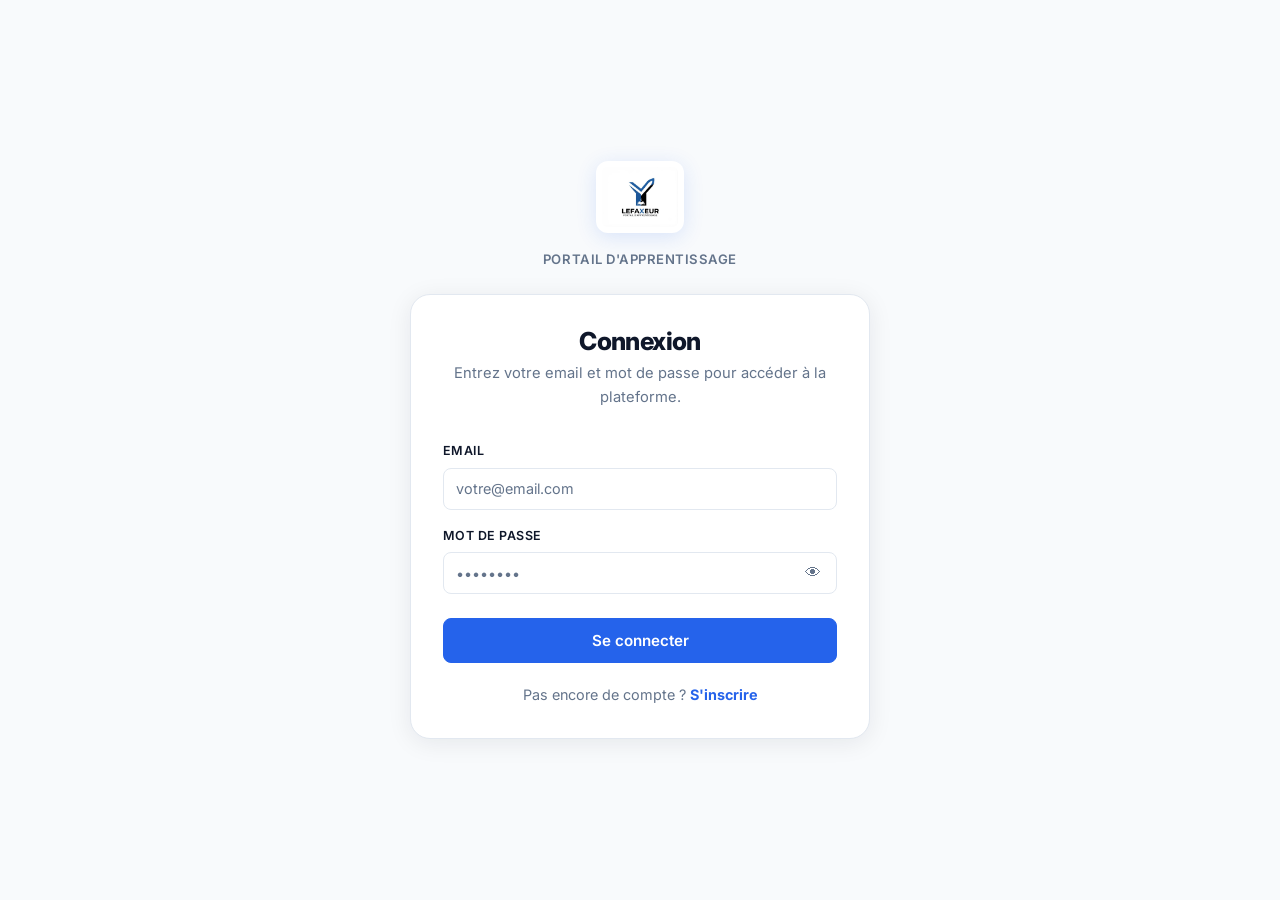
<file: pages/login.html>
<!DOCTYPE html>
<html lang="fr">
<head>
    <meta charset="UTF-8">
    <meta name="viewport" content="width=device-width, initial-scale=1.0">
    <title>Authentification — LEFAXEUR</title>
    <meta name="description" content="Connectez-vous ou créez votre compte LEFAXEUR pour accéder aux ressources étudiantes.">
    <link rel="stylesheet" href="../css/style.css?v=4">
    <link rel="stylesheet" href="../css/layout.css?v=4">
    <style>
        /* ── Auth layout ── */
        body {
            display: flex;
            flex-direction: column;
            align-items: center;
            justify-content: center;
            min-height: 100vh;
            padding: 1.5rem 1rem;
        }

        .auth-wrapper {
            width: 100%;
            max-width: 460px;
        }

        /* ── Auth logo ── */
        .auth-logo {
            text-align: center;
            margin-bottom: 1.5rem;
        }
        .auth-logo img {
            height: 72px;
            width: auto;
            border-radius: 12px;
            object-fit: contain;
            background: #fff;
            padding: 6px;
            box-shadow: 0 4px 20px rgba(37,99,235,0.15);
        }
        .auth-logo p {
            color: var(--text-muted);
            font-size: 0.82rem;
            margin-top: 0.5rem;
            letter-spacing: 0.04em;
            text-transform: uppercase;
            font-weight: 600;
        }

        /* ── Auth card ── */
        .auth-card {
            background: var(--surface);
            border: 1px solid var(--border);
            border-radius: var(--radius-xl);
            box-shadow: 0 4px 24px rgba(15,23,42,0.08);
            padding: 2rem;
        }
        .auth-card h2 {
            font-size: 1.55rem;
            font-weight: 800;
            margin-bottom: 0.35rem;
        }

        /* ── 2-column grid (collapses on mobile) ── */
        .form-grid-2 {
            display: grid;
            grid-template-columns: 1fr 1fr;
            gap: 0.75rem;
        }

        /* ── Toggle link ── */
        .auth-toggle {
            text-align: center;
            margin-top: 1.25rem;
            font-size: 0.9rem;
            color: var(--text-muted);
        }
        .auth-toggle a { font-weight: 700; color: var(--primary); }
        .auth-toggle a:hover { text-decoration: underline; }

        /* ── Password eye ── */
        .input-icon-wrap { position: relative; }
        .input-icon-wrap .form-control { padding-right: 3rem; }
        .eye-toggle {
            position: absolute;
            right: 0.75rem;
            top: 50%;
            transform: translateY(-50%);
            background: none;
            border: none;
            cursor: pointer;
            font-size: 1rem;
            color: var(--text-muted);
            padding: 0.25rem;
            line-height: 1;
        }
        .eye-toggle:hover { color: var(--primary); }

        /* ── Loading state ── */
        .btn-submit.is-loading { cursor: wait; opacity: 0.85; }
        .btn-submit .button-content { display: inline-flex; align-items: center; justify-content: center; gap: 0.5rem; }
        .button-spinner { width: 1rem; height: 1rem; border: 2px solid rgba(255,255,255,0.35); border-top-color: #fff; border-radius: 50%; animation: auth-spin 0.75s linear infinite; }
        @keyframes auth-spin { to { transform: rotate(360deg); } }

        /* ── Submit button ── */
        .btn-submit { width: 100%; padding: 0.85rem; font-size: 0.95rem; margin-top: 0.5rem; }

        /* ── Animation ── */
        .auth-view { animation: fadeInUp 0.4s ease forwards; }

        /* ════ MOBILE ════════════════════════════════════════ */
        @media (max-width: 500px) {
            body { padding: 1rem 0.75rem; justify-content: flex-start; padding-top: 2rem; }
            .auth-wrapper { max-width: 100%; }
            .auth-card { padding: 1.4rem; border-radius: var(--radius-lg); }
            .auth-logo img { height: 56px; }
            .auth-logo { margin-bottom: 1rem; }
            .form-grid-2 { grid-template-columns: 1fr; gap: 0; }
            .auth-card h2 { font-size: 1.3rem; }
        }
    </style>
</head>
<body class="animate-fade-in">

    <div class="auth-wrapper">

        <!-- Logo -->
        <div class="auth-logo">
            <a href="../index.html">
                <img src="../assets/img/logo.jpg" alt="LEFAXEUR">
            </a>
            <p>Portail d'apprentissage</p>
        </div>

        <!-- ═══ Vue : CONNEXION ═══════════════════════════════════════ -->
        <div class="auth-card auth-view" id="login-view">
            <h2 class="text-center">Connexion</h2>
            <p class="text-center text-muted mb-2" style="font-size:0.92rem;">
                Entrez votre email et mot de passe pour accéder à la plateforme.
            </p>

            <form id="form-login" autocomplete="off">
                <div class="form-group">
                    <label class="form-label">Email</label>
                    <input type="email" name="email" id="login-email" class="form-control"
                           required placeholder="votre@email.com">
                </div>
                <div class="form-group">
                    <label class="form-label">Mot de passe</label>
                    <div class="input-icon-wrap">
                        <input type="password" name="password" id="login-password" class="form-control"
                               required placeholder="••••••••">
                        <button type="button" id="toggle-pw" class="eye-toggle" title="Afficher/Masquer">👁</button>
                    </div>
                </div>
                <button type="submit" class="btn btn-primary btn-submit"><span class="button-content">Se connecter</span></button>
            </form>

            <p class="auth-toggle">
                Pas encore de compte ? <a href="#" id="btn-to-register">S'inscrire</a>
            </p>
        </div>

        <!-- ═══ Vue : INSCRIPTION ════════════════════════════════════ -->
        <div class="auth-card auth-view hidden" id="register-view">
            <h2 class="text-center">Créer un compte</h2>
            <p class="text-center text-muted mb-2" style="font-size:0.92rem;">
                Rejoignez la communauté LEFAXEUR.
            </p>

            <form id="form-register" autocomplete="off">

                <!-- Nom & Prénom -->
                <div class="form-grid-2">
                    <div class="form-group">
                        <label class="form-label">Nom</label>
                        <input type="text" name="nom" class="form-control" required placeholder="AYENA">
                    </div>
                    <div class="form-group">
                        <label class="form-label">Prénom</label>
                        <input type="text" name="prenom" class="form-control" required placeholder="Gédéon">
                    </div>
                </div>

                <!-- Cycle & Année -->
                <div class="form-grid-2" id="reg-cycle-annee-group">
                    <div class="form-group">
                        <label class="form-label">Cycle</label>
                        <select name="cycle" class="form-control" required id="reg-cycle">
                            <option value="">Choisir...</option>
                            <!-- Populated by JS from SUBJECTS_DATA -->
                        </select>
                    </div>
                    <div class="form-group">
                        <label class="form-label">Année d'études</label>
                        <select name="annee" class="form-control" required id="reg-annee" disabled>
                            <option value="">Choisir...</option>
                            <option value="1">1ère Année</option>
                            <option value="2">2ème Année</option>
                            <option value="3">3ème Année</option>
                        </select>
                    </div>
                </div>

                <!-- Sexe & Promotion -->
                <div class="form-grid-2">
                    <div class="form-group">
                        <label class="form-label">Sexe</label>
                        <select name="sexe" class="form-control" required id="reg-sexe">
                            <option value="">Sélectionnez</option>
                            <option value="M">Masculin</option>
                            <option value="F">Féminin</option>
                        </select>
                    </div>
                    <div class="form-group">
                        <label class="form-label">Promotion</label>
                        <input type="text" name="promotion" class="form-control" required id="reg-promotion" placeholder="Ex: EAC SEI 2025 A">
                    </div>
                </div>

                <!-- Email -->
                <div class="form-group">
                    <label class="form-label">Email</label>
                    <input type="email" name="email" class="form-control" required placeholder="nom@eamac.aero">
                </div>

                <!-- Passwords -->
                <div class="form-grid-2">
                    <div class="form-group">
                        <label class="form-label">Mot de passe</label>
                        <input type="password" name="password" id="reg-password" class="form-control"
                               required placeholder="≥ 8 caractères">
                    </div>
                    <div class="form-group">
                        <label class="form-label">Confirmer</label>
                        <input type="password" name="password_confirm" id="reg-password-confirm"
                               class="form-control" required placeholder="Répéter">
                    </div>
                </div>

                <button type="submit" class="btn btn-primary btn-submit">Créer mon compte</button>
            </form>

            <p class="auth-toggle">
                Déjà un compte ? <a href="#" id="btn-to-login">Se connecter</a>
            </p>
        </div>

    </div>

    <script src="../js/api.js?v=6"></script>
    <script src="../js/main.js?v=5"></script>
    <script>
        document.addEventListener('DOMContentLoaded', () => {
            // ── Populate cycles from SUBJECTS_DATA ──────────────────────
            const cycleSelect = document.getElementById('reg-cycle');
            if (cycleSelect && typeof SUBJECTS_DATA !== 'undefined') {
                SUBJECTS_DATA.forEach(s => {
                    const opt = document.createElement('option');
                    opt.value = s.cycle;
                    opt.textContent = s.label;    // Juste le label propre, sans le code
                    cycleSelect.appendChild(opt);
                });
            }

            // ── Eye toggle ───────────────────────────────────────────────
            const toggleBtn = document.getElementById('toggle-pw');
            const pwInput   = document.getElementById('login-password');
            if (toggleBtn && pwInput) {
                toggleBtn.addEventListener('click', () => {
                    const isHidden = pwInput.type === 'password';
                    pwInput.type       = isHidden ? 'text' : 'password';
                    toggleBtn.textContent = isHidden ? '🙈' : '👁';
                });
            }
        });
    </script>
</body>
</html>
</file>
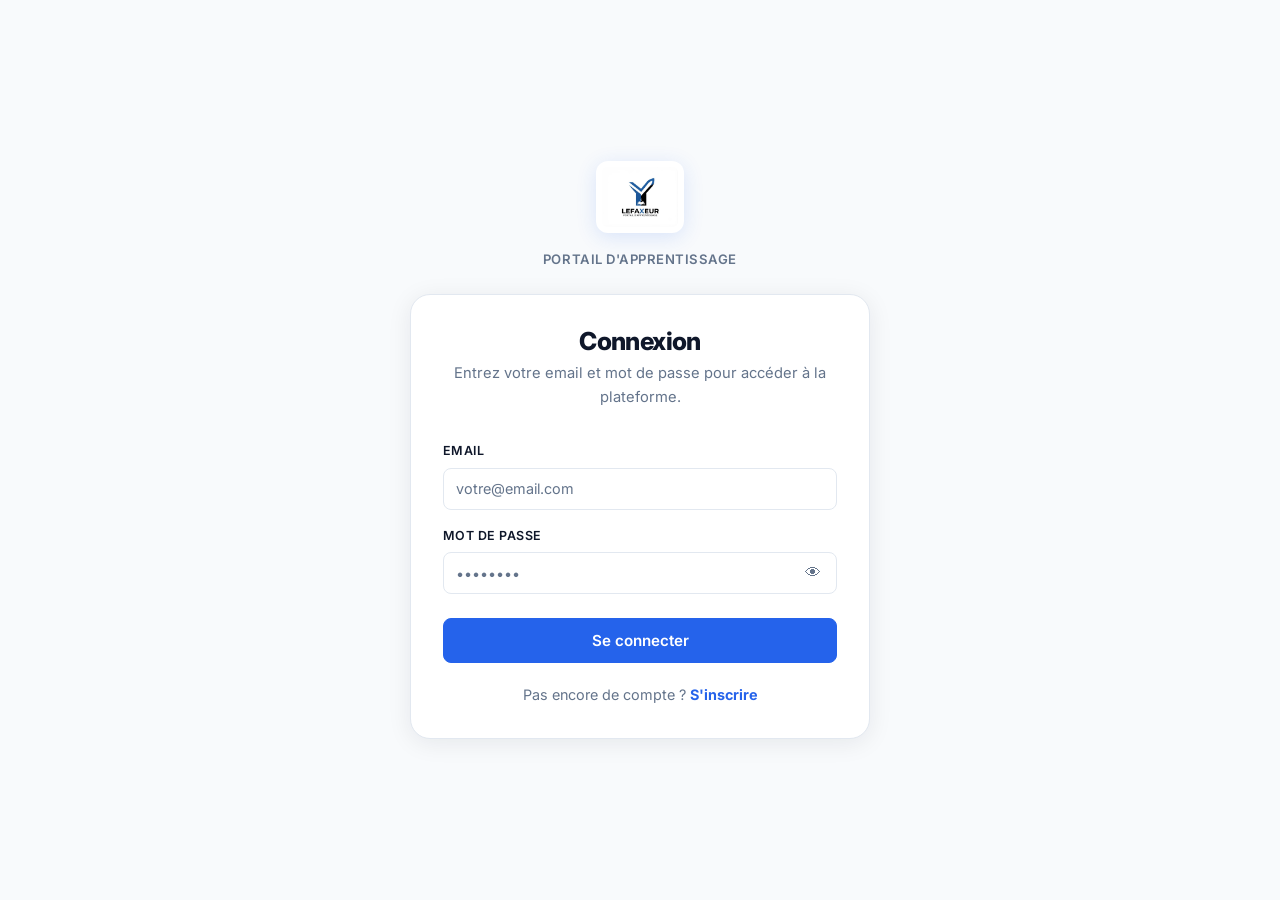
<file: pages/notes.html>
<!DOCTYPE html>
<html lang="fr">

<head>
    <meta charset="UTF-8">
    <meta name="viewport" content="width=device-width, initial-scale=1.0">
    <title>Notes et Calculs — LEFAXEUR</title>
    <meta name="description" content="Calculez vos notes et moyennes directement en ligne.">
    <link rel="stylesheet" href="../css/style.css?v=4">
    <link rel="stylesheet" href="../css/layout.css?v=4">
</head>

<body class="animate-fade-in">
    <div class="app-container">

        <!-- ═══ NAVBAR ══════════════════════════════════════════════════ -->
        <nav class="navbar">
            <a href="../index.html" class="navbar-brand">
                <img src="../assets/img/logo.jpg" alt="LEFAXEUR" class="navbar-logo">
            </a>

            <ul class="navbar-nav">
                <li><a href="../index.html" class="nav-link">Accueil</a></li>
                <li><a href="documents.html" class="nav-link">Documents</a></li>
                <li><a href="notes.html" class="nav-link active">Notes</a></li>
                <li><a href="heures.html" class="nav-link">Heures</a></li>
                <li><a href="infos.html" class="nav-link">Informations</a></li>
                <li><a href="admin.html" class="nav-link" id="nav-admin" style="display:none;">Administration</a></li>
            </ul>

            <div class="navbar-actions">
                <button id="theme-toggle" class="btn-icon" title="Thème">🌙</button>
                <span id="user-badge" class="user-badge" style="display:none;"></span>
                <a href="login.html" class="btn btn-primary" id="nav-auth">Se connecter</a>
                <a href="#" class="btn btn-outline" id="nav-logout" style="display:none;">Déconnexion</a>
                <button class="hamburger-btn" id="hamburger-btn" aria-label="Menu" aria-expanded="false">
                    <span></span><span></span><span></span>
                </button>
            </div>
        </nav>

        <!-- ═══ MAIN ═════════════════════════════════════════════════════ -->
        <main class="main-content">

            <header class="page-header" style="display:flex; justify-content:space-between; align-items:center; flex-wrap: wrap; gap: 1rem;">
                <div>
                    <h1 class="page-title">📊 Calculateur de Notes</h1>
                    <p class="page-subtitle">Renseignez vos notes dans la feuille Excel pour voir vos moyennes se
                        calculer automatiquement.</p>
                </div>
                <a href="../assets/Calculateur_Notes.xlsx" download="RELEVE_DE_NOTES_EAC_SEI1.xlsx"
                    class="btn btn-outline">📥 Télécharger le modèle Excel</a>
            </header>

            <!-- ── Custom JS Calculator ─────────────────────────────────────────── -->
            <div class="card" style="padding:1.5rem; overflow-x:auto;">
                <h2 style="margin-bottom:1rem; color:var(--primary); font-size:1.5rem;">Relevé de notes interactif</h2>
                <p style="margin-bottom: 2rem; color:var(--text-muted);">Saisissez vos notes (sur 20) pour calculer vos
                    moyennes automatiquement. Les données sont sauvegardées localement dans votre navigateur.</p>

                <div id="cycle-selector-container" style="display:none; margin-bottom:1.5rem; text-align:right;">
                    <label for="calc-select" style="font-weight:600; margin-right:0.5rem;">Année :</label>
                    <select id="calc-select" class="form-control" style="display:inline-block; width:200px;">
                        <option value="1">EAC SEI 1ère année</option>
                        <option value="2">EAC SEI 2ème année</option>
                    </select>
                </div>
                <table id="calc-table" class="notes-table"
                    style="width: 100%; border-collapse: collapse; text-align: center; min-width: 800px;">
                    <thead>
                        <tr style="background:var(--surface); border-bottom: 2px solid var(--border-color);">
                            <th style="text-align: left; padding: 1rem;">Matières</th>
                            <th style="padding: 1rem;">Interrogation</th>
                            <th style="padding: 1rem;">Composition</th>
                            <th style="padding: 1rem;">Examen</th>
                            <th style="padding: 1rem;">TP</th>
                            <th style="padding: 1rem;">Coef Total</th>
                            <th style="padding: 1rem;">Note Finale</th>
                            <th style="padding: 1rem;">Statut</th>
                        </tr>
                    </thead>
                    <tbody id="calc-body">
                        <!-- Généré par JavaScript -->
                    </tbody>
                    <tfoot>
                        <tr
                            style="background:var(--surface); font-weight: bold; border-top: 2px solid var(--border-color);">
                            <td colspan="5" style="text-align: right; padding: 1rem; font-size: 1.2rem;">Moyenne
                                Générale :</td>
                            <td id="total-coefs" style="padding: 1rem; font-size: 1.2rem;">0</td>
                            <td id="global-average" style="padding: 1rem; font-size: 1.2rem; color: var(--primary);">
                                0.00</td>
                            <td id="global-status" style="padding: 1rem;">-</td>
                        </tr>
                    </tfoot>
                </table>
            </div>

            <style>
                .notes-table th,
                .notes-table td {
                    border: 1px solid var(--border-color);
                }

                .notes-table input[type="number"] {
                    width: 70px;
                    padding: 0.4rem;
                    border: 1px solid var(--border-color);
                    border-radius: var(--radius-sm);
                    background: var(--bg-color);
                    color: var(--text-color);
                    text-align: center;
                }

                .notes-table input[type="number"]:focus {
                    outline: 2px solid var(--primary);
                    border-color: transparent;
                }

                .category-row {
                    background-color: rgba(26, 86, 219, 0.1);
                    font-weight: 700;
                    text-transform: uppercase;
                    color: var(--primary);
                    text-align: left !important;
                }

                .status-valide {
                    color: #10b981;
                    font-weight: 600;
                }

                .status-non-valide {
                    color: #ef4444;
                    font-weight: 600;
                }
            </style>

        </main>

        <!-- ═══ FOOTER ════════════════════════════════════════════════════ -->
        <footer class="footer">
            <img src="../assets/img/logo.jpg" alt="LEFAXEUR" class="footer-logo">
            <span>© 2026 LEFAXEUR — Fait par AYENA Gedeon Assekampa.</span>
        </footer>

    </div>

    
    <!-- --- MOBILE MENU -------------------------------------------------- -->
    <div class="mobile-nav-overlay" id="mobile-nav-overlay"></div>
    <nav class="mobile-menu" id="mobile-menu" aria-label="Menu mobile">
        <div class="mobile-menu-header">
            <img src="../assets/img/logo.jpg" alt="LEFAXEUR">
            <button class="mobile-menu-close" id="mobile-menu-close" aria-label="Fermer">&times;</button>
        </div>
        <a href="../index.html" class="nav-link">&#127968; Accueil</a>
        <a href="documents.html" class="nav-link">&#128218; Documents</a>
        <a href="notes.html" class="nav-link">&#128202; Notes</a>
        <a href="heures.html" class="nav-link">&#9200;&#65039; Heures</a>
        <a href="infos.html" class="nav-link">&#128276; Informations</a>
        <a href="admin.html" class="nav-link" id="mm-admin-drawer" style="display:none;">&#9881;&#65039; Administration</a>
        <div class="mobile-menu-footer">
            <a href="login.html" class="btn btn-primary" id="mm-auth-drawer">Se connecter</a>
            <a href="#" class="btn btn-outline" id="mm-logout-drawer" style="display:none;">Deconnexion</a>
        </div>
    </nav>
    <script src="../js/api.js?v=6"></script>
    <script src="../js/main.js?v=5"></script>
    <script>

document.addEventListener('DOMContentLoaded', () => {
    const SEI1_DATA = [{"type":"subject","name":"Electricité générale","coefs":{"int":0,"comp":1,"ex":2,"tp":0}},{"type":"subject","name":"Circuits électriques","coefs":{"int":0.75,"comp":1.25,"ex":2,"tp":1}},{"type":"subject","name":"Electronique Fond","coefs":{"int":1.5,"comp":2.5,"ex":3.5,"tp":1.5}},{"type":"subject","name":"Electronique Num","coefs":{"int":1.5,"comp":2.5,"ex":3.5,"tp":1.5}},{"type":"subject","name":"Algo et Prog C","coefs":{"int":1,"comp":1.5,"ex":2.5,"tp":0}},{"type":"subject","name":"Techno, Mat. Et Comp.","coefs":{"int":0.5,"comp":1,"ex":1.5,"tp":0}},{"type":"subject","name":"App de Mes et Outil électronic","coefs":{"int":0,"comp":0,"ex":1.5,"tp":1}},{"type":"category","name":"Matières Principales Générales(Groupe Anglais)"},{"type":"subject","name":"Anglais général","coefs":{"int":0,"comp":1.5,"ex":2.5,"tp":0}},{"type":"subject","name":"Anglais technique et prof","coefs":{"int":0,"comp":1,"ex":2,"tp":0}},{"type":"category","name":"Matières Secondaires Professionnelles"},{"type":"subject","name":"AOP","coefs":{"int":0,"comp":0.75,"ex":1.5,"tp":0.75}},{"type":"subject","name":"Machine électrique","coefs":{"int":0,"comp":1,"ex":2,"tp":0}},{"type":"subject","name":"Electro de puissance","coefs":{"int":0,"comp":1,"ex":2,"tp":0}},{"type":"subject","name":"Automatique","coefs":{"int":0,"comp":1,"ex":2,"tp":0}},{"type":"subject","name":"Architec et config PC","coefs":{"int":0,"comp":1,"ex":2,"tp":0}},{"type":"subject","name":"Bureautique","coefs":{"int":0,"comp":0,"ex":2,"tp":0}},{"type":"subject","name":"Organisations et normes","coefs":{"int":0,"comp":0,"ex":2,"tp":0}},{"type":"subject","name":"Circulation aérienne","coefs":{"int":0,"comp":0,"ex":2,"tp":0}},{"type":"subject","name":"Aérotechnique","coefs":{"int":0,"comp":0,"ex":1,"tp":0}},{"type":"subject","name":"Météorologie","coefs":{"int":0,"comp":0,"ex":2,"tp":0}},{"type":"subject","name":"Sécurité incendie","coefs":{"int":0,"comp":0,"ex":1,"tp":0}},{"type":"subject","name":"Com et réseaux ATM","coefs":{"int":0,"comp":0,"ex":1,"tp":0}},{"type":"subject","name":"Navigation CNS/ATM","coefs":{"int":0,"comp":0,"ex":1,"tp":0}},{"type":"subject","name":"Surveillance","coefs":{"int":0,"comp":0,"ex":1,"tp":0}},{"type":"subject","name":"Secourisme","coefs":{"int":0,"comp":0,"ex":2,"tp":0}},{"type":"subject","name":"Intro aux réseaux","coefs":{"int":0,"comp":0,"ex":2,"tp":0}},{"type":"subject","name":"Transmission de données","coefs":{"int":0,"comp":1,"ex":2,"tp":0}},{"type":"subject","name":"Reseaux nationaux","coefs":{"int":0,"comp":0,"ex":1,"tp":0}},{"type":"subject","name":"Résaux internationaux","coefs":{"int":0,"comp":0,"ex":1,"tp":0}},{"type":"subject","name":"Réseaux mondiaux","coefs":{"int":0,"comp":0,"ex":1,"tp":0}},{"type":"subject","name":"Les protocoles","coefs":{"int":0,"comp":0,"ex":2,"tp":0}},{"type":"subject","name":"Commutateurs de messages","coefs":{"int":0,"comp":0,"ex":1,"tp":0}},{"type":"subject","name":"Sys de gest de l'info aéro","coefs":{"int":0,"comp":0,"ex":1,"tp":0}},{"type":"subject","name":"Traitement des don. Surveill","coefs":{"int":0,"comp":0,"ex":1,"tp":0}},{"type":"subject","name":"App de Mes Outil électricien..","coefs":{"int":0,"comp":0,"ex":2,"tp":0}},{"type":"subject","name":"Transport d'energ electrique","coefs":{"int":0,"comp":0,"ex":1.5,"tp":0}},{"type":"subject","name":"Transport de données","coefs":{"int":0,"comp":0,"ex":1,"tp":0}},{"type":"subject","name":"Sys de prod et gest. Énergie","coefs":{"int":0,"comp":0,"ex":3,"tp":0}},{"type":"subject","name":"Balisage","coefs":{"int":0,"comp":0,"ex":2,"tp":0}},{"type":"category","name":"Matières Secondaires Générales"},{"type":"subject","name":"Education Physique","coefs":{"int":0.33,"comp":0.33,"ex":0.34,"tp":0}},{"type":"subject","name":"Assiduité","coefs":{"int":1,"comp":1,"ex":1,"tp":0}}];
    const SEI2_DATA = [{"type":"category","name":"Matières Principales Professionnelles"},{"type":"subject","name":"Microprocesseur-Microcontrôleur","coefs":{"int":1,"comp":1.5,"ex":2,"tp":0}},{"type":"subject","name":"Émission/Réception","coefs":{"int":1.5,"comp":1.5,"ex":2,"tp":0}},{"type":"subject","name":"Lignes et hyperfréquences","coefs":{"int":1,"comp":1,"ex":2,"tp":0}},{"type":"subject","name":"Projet Fin d'études","coefs":{"int":0,"comp":0,"ex":6,"tp":0}},{"type":"subject","name":"VOR","coefs":{"int":0,"comp":1,"ex":1,"tp":0}},{"type":"subject","name":"ILS","coefs":{"int":0,"comp":1,"ex":1,"tp":0}},{"type":"subject","name":"DME","coefs":{"int":0,"comp":0,"ex":1,"tp":0}},{"type":"subject","name":"Radar contrôle aérien","coefs":{"int":0,"comp":1,"ex":2,"tp":0}},{"type":"subject","name":"Transmission données radar","coefs":{"int":0,"comp":0,"ex":1,"tp":0}},{"type":"subject","name":"Radar météo","coefs":{"int":0,"comp":0,"ex":1.5,"tp":0}},{"type":"subject","name":"Routeur CISCO et sécurité","coefs":{"int":0,"comp":1,"ex":1.5,"tp":0}},{"type":"subject","name":"Pare-feu (Fortigate...)","coefs":{"int":0,"comp":1,"ex":1,"tp":0}},{"type":"subject","name":"VPN et ressources Internet","coefs":{"int":0,"comp":0.5,"ex":1,"tp":0}},{"type":"category","name":"Matières Principales Générales"},{"type":"subject","name":"Anglais général","coefs":{"int":1,"comp":1,"ex":1,"tp":0}},{"type":"subject","name":"Anglais technique et prof","coefs":{"int":1,"comp":1,"ex":1,"tp":0}},{"type":"category","name":"Matières Secondaires Professionnelles"},{"type":"subject","name":"Système d'exploitation Linux/Win","coefs":{"int":0,"comp":1,"ex":1.5,"tp":0}},{"type":"subject","name":"Bases de données","coefs":{"int":0,"comp":1,"ex":1.5,"tp":0}},{"type":"subject","name":"Simulateur de vol","coefs":{"int":0,"comp":0,"ex":1,"tp":0}},{"type":"subject","name":"Maintenance (concept, GMAO)","coefs":{"int":0,"comp":1,"ex":1,"tp":0}},{"type":"subject","name":"Facteurs humains","coefs":{"int":0,"comp":1,"ex":1,"tp":0}},{"type":"subject","name":"Poste et milieu de travail","coefs":{"int":0,"comp":0,"ex":1,"tp":0}},{"type":"subject","name":"Protection de l'environnement","coefs":{"int":0,"comp":0,"ex":1,"tp":0}},{"type":"subject","name":"Moyens et installations","coefs":{"int":0,"comp":0,"ex":1,"tp":0}},{"type":"subject","name":"Sécurité (concept, politique)","coefs":{"int":0,"comp":0.5,"ex":1,"tp":0}},{"type":"subject","name":"Gestion des risques","coefs":{"int":0,"comp":0,"ex":1,"tp":0}},{"type":"subject","name":"Sécurité des systèmes info","coefs":{"int":0,"comp":1,"ex":1,"tp":0}},{"type":"subject","name":"Cybersécurité","coefs":{"int":0,"comp":0,"ex":1,"tp":0}},{"type":"subject","name":"Gestion de chantier","coefs":{"int":0,"comp":0,"ex":1,"tp":0}},{"type":"subject","name":"Antennes","coefs":{"int":0,"comp":1,"ex":1.5,"tp":0}},{"type":"subject","name":"Propagation en espace libre","coefs":{"int":0,"comp":1,"ex":1,"tp":0}},{"type":"subject","name":"Équipements VHF","coefs":{"int":0,"comp":0,"ex":1,"tp":0}},{"type":"subject","name":"Téléphonie","coefs":{"int":0,"comp":1,"ex":1.5,"tp":0}},{"type":"subject","name":"Systèmes de chaînes VCCS","coefs":{"int":0,"comp":1,"ex":1,"tp":0}},{"type":"subject","name":"Multiplexeurs et Commutateurs","coefs":{"int":0,"comp":0,"ex":1,"tp":0}},{"type":"subject","name":"Équipements VSAT et Énergie","coefs":{"int":0,"comp":1,"ex":1,"tp":0}},{"type":"subject","name":"Techniques satellitaires","coefs":{"int":0,"comp":1,"ex":1,"tp":0}},{"type":"subject","name":"Faisceaux Hertziens","coefs":{"int":0,"comp":1,"ex":1,"tp":0}},{"type":"subject","name":"Enregistreurs ASSMANN/MARATHON","coefs":{"int":0,"comp":0.5,"ex":1,"tp":0}},{"type":"subject","name":"GNSS (GPS, GLONASS, GALILEO)","coefs":{"int":0,"comp":1,"ex":1,"tp":0}},{"type":"subject","name":"ADS (Concept, ADS-B, ADS-C)","coefs":{"int":0,"comp":0.5,"ex":1,"tp":0}},{"type":"subject","name":"Multilatération","coefs":{"int":0,"comp":0,"ex":1,"tp":0}},{"type":"subject","name":"Stations synoptiques-SAOMA","coefs":{"int":0,"comp":1,"ex":1,"tp":0}},{"type":"subject","name":"SAAPI","coefs":{"int":0,"comp":0,"ex":1,"tp":0}},{"type":"subject","name":"Radiosondage météorologique","coefs":{"int":0,"comp":1,"ex":1,"tp":0}},{"type":"subject","name":"Stage immersion","coefs":{"int":0,"comp":0,"ex":3,"tp":0}},{"type":"category","name":"Matières Secondaires Générales"},{"type":"subject","name":"Règles-Procédures-Législation","coefs":{"int":0,"comp":0.5,"ex":1,"tp":0}},{"type":"subject","name":"Rédaction administrative","coefs":{"int":0,"comp":1,"ex":1,"tp":0}},{"type":"subject","name":"Assiduité","coefs":{"int":1,"comp":1,"ex":1,"tp":0}},{"type":"subject","name":"EPS","coefs":{"int":0.33,"comp":0.33,"ex":0.34,"tp":0}}];
    
    const tbody = document.getElementById('calc-body');
    const cycleSelectorContainer = document.getElementById('cycle-selector-container');
    const calcSelect = document.getElementById('calc-select');

    // Protection et chargement dynamique par cycle
    const storedUser = JSON.parse(localStorage.getItem('LEFAXEUR_user'));
    const user = storedUser?.user || null;

    if (!user) {
        document.querySelector('.card').innerHTML = '<div class="text-center" style="padding:4rem 0;"><h3>Veuillez vous connecter pour accéder à vos notes.</h3></div>';
        return;
    }

    if (user.cycle !== "EAC-SEI") {
        document.querySelector('.card').innerHTML = `<div class="text-center" style="padding:4rem 0;"><div style="font-size:3rem;">🚧</div><h3>Calculateur non disponible</h3><p class="text-muted">Le fichier de notes pour le cycle <strong>${user.cycle}</strong> sera ajouté prochainement.</p></div>`;
        return;
    }

    // Gérer l'affichage selon le rôle et l'année de l'utilisateur
    let currentAnnee = String(user.annee);
    if (user.role === 'admin') {
        cycleSelectorContainer.style.display = 'block';
        calcSelect.value = currentAnnee;
        calcSelect.addEventListener('change', (e) => {
            currentAnnee = e.target.value;
            renderTable();
        });
    }

    let savedNotes = JSON.parse(localStorage.getItem('lefaxeur_notes')) || {};
    
    function getActiveData() {
        return currentAnnee === '2' ? SEI2_DATA : SEI1_DATA;
    }

    function renderTable() {
        const subjectsData = getActiveData();
        tbody.innerHTML = '';
        subjectsData.forEach((item, index) => {
            const tr = document.createElement('tr');

            if (item.type === 'category') {
                tr.className = 'category-row';
                tr.innerHTML = `<td colspan="8" style="padding: 1rem;">${item.name}</td>`;
                tbody.appendChild(tr);
                return;
            }

            const c = item.coefs;
            const coefTotal = c.int + c.comp + c.ex + c.tp;

            // Input generator
            const genInput = (type, coef) => {
                if (coef === 0) return `<span style="color:var(--text-muted);">-</span>`;
                const key = `${currentAnnee}_${index}_${type}`;
                const val = savedNotes[key] || '';
                return `
                    <div>
                        <input type="number" min="0" max="20" step="0.25" 
                            data-index="${index}" data-type="${type}" 
                            value="${val}" placeholder="/20">
                        <div style="font-size:0.75rem; color:var(--text-muted); margin-top:2px;">Coef: ${coef}</div>
                    </div>
                `;
            };

            tr.innerHTML = `
                <td style="text-align:left; padding: 1rem; font-weight:600;">${item.name}</td>
                <td style="padding: 0.5rem;">${genInput('int', c.int)}</td>
                <td style="padding: 0.5rem;">${genInput('comp', c.comp)}</td>
                <td style="padding: 0.5rem;">${genInput('ex', c.ex)}</td>
                <td style="padding: 0.5rem;">${genInput('tp', c.tp)}</td>
                <td style="padding: 1rem; font-weight:bold;">${coefTotal.toFixed(2)}</td>
                <td style="padding: 1rem; font-weight:bold; font-size:1.1rem;" id="final_${index}">0.00</td>
                <td style="padding: 1rem;" id="status_${index}">-</td>
            `;
            tbody.appendChild(tr);
        });

        // Add event listeners
        document.querySelectorAll('#calc-table input').forEach(input => {
            input.addEventListener('input', (e) => {
                const idx = e.target.getAttribute('data-index');
                const type = e.target.getAttribute('data-type');
                const key = `${currentAnnee}_${idx}_${type}`;
                savedNotes[key] = e.target.value;
                localStorage.setItem('lefaxeur_notes', JSON.stringify(savedNotes));
                calculateAll();
            });
        });

        calculateAll();
    }

    function calculateAll() {
        const subjectsData = getActiveData();
        let globalSumNotes = 0;
        let globalSumCoefs = 0;

        subjectsData.forEach((item, index) => {
            if (item.type === 'category') return;

            const c = item.coefs;
            const coefTotal = c.int + c.comp + c.ex + c.tp;
            let subjectSum = 0;

            const getVal = (type) => {
                const key = `${currentAnnee}_${index}_${type}`;
                const v = parseFloat(savedNotes[key]);
                return isNaN(v) ? 0 : v;
            };

            subjectSum += getVal('int') * c.int;
            subjectSum += getVal('comp') * c.comp;
            subjectSum += getVal('ex') * c.ex;
            subjectSum += getVal('tp') * c.tp;

            let finalNote = 0;
            if (coefTotal > 0) {
                finalNote = subjectSum / coefTotal;
            }

            document.getElementById(`final_${index}`).textContent = finalNote.toFixed(2);

            const statusEl = document.getElementById(`status_${index}`);
            if (finalNote >= 12) {
                statusEl.textContent = 'Validé';
                statusEl.className = 'status-valide';
            } else if (finalNote > 0) {
                statusEl.textContent = 'Non Validé';
                statusEl.className = 'status-non-valide';
            } else {
                statusEl.textContent = '-';
                statusEl.className = '';
            }

            if (coefTotal > 0) {
                globalSumNotes += finalNote;
                globalSumCoefs += 1;
            }
        });

        document.getElementById('total-coefs').textContent = '-';
        const globalAvg = globalSumCoefs > 0 ? (globalSumNotes / globalSumCoefs) : 0;
        document.getElementById('global-average').textContent = globalAvg.toFixed(2);

        const gStatus = document.getElementById('global-status');

        let allValidated = true;
        subjectsData.forEach((item, index) => {
            if (item.type === 'category') return;
            const c = item.coefs;
            const coefTotal = c.int + c.comp + c.ex + c.tp;
            if (coefTotal === 0) return;

            let subjectSum = 0;
            const getVal = (type) => {
                const key = `${currentAnnee}_${index}_${type}`;
                const v = parseFloat(savedNotes[key]);
                return isNaN(v) ? 0 : v;
            };
            subjectSum += getVal('int') * c.int;
            subjectSum += getVal('comp') * c.comp;
            subjectSum += getVal('ex') * c.ex;
            subjectSum += getVal('tp') * c.tp;
            const finalNote = subjectSum / coefTotal;

            if (finalNote < 12) {
                allValidated = false;
            }
        });

        if (globalAvg > 0) {
            if (allValidated) {
                gStatus.textContent = 'Année Validée';
                gStatus.className = 'status-valide';
            } else {
                gStatus.textContent = 'Passe en rappel';
                gStatus.className = 'status-non-valide';
            }
        } else {
            gStatus.textContent = '-';
            gStatus.className = '';
        }
    }

    renderTable();
});

</script>
</body>

</html>
</file>
<file: css/style.css>
@import url('https://fonts.googleapis.com/css2?family=Inter:wght@300;400;500;600;700;800&display=swap');

/* ============================================================
   LEFAXEUR — Design System (Single Source of Truth)
   ============================================================ */

:root {
    --primary:        #2563eb;
    --primary-light:  #eff6ff;
    --primary-dark:   #1d4ed8;
    --secondary:      #3b82f6;

    --background:     #f8fafc;
    --surface:        #ffffff;
    --border:         #e2e8f0;
    --text-main:      #0f172a;
    --text-muted:     #64748b;
    --danger:         #dc2626;
    --success:        #16a34a;
    --warning:        #d97706;

    --glass-bg:       #ffffff;
    --glass-border:   #e2e8f0;
    --glass-shadow:   0 1px 3px rgba(15,23,42,0.08), 0 1px 2px rgba(15,23,42,0.06);

    --radius-sm:  8px;
    --radius-md:  10px;
    --radius-lg:  14px;
    --radius-xl:  20px;

    --transition: 160ms ease;
}

/* --- Dark Mode -------------------------------------------- */
body.dark {
    --background:     #0f172a;
    --surface:        #1e293b;
    --border:         #334155;
    --text-main:      #f1f5f9;
    --text-muted:     #94a3b8;
    --glass-bg:       #1e293b;
    --glass-border:   #334155;
    --glass-shadow:   0 1px 3px rgba(0,0,0,0.3);
    --primary-light:  rgba(37,99,235,0.15);
}

/* --- Reset ------------------------------------------------- */
*, *::before, *::after { margin:0; padding:0; box-sizing:border-box; }

html { scroll-behavior: smooth; }

body {
    font-family: 'Inter', system-ui, -apple-system, sans-serif;
    color: var(--text-main);
    background: var(--background);
    line-height: 1.6;
    min-height: 100vh;
    -webkit-text-size-adjust: 100%;
}

a { text-decoration: none; color: var(--primary); }

h1, h2, h3, h4 {
    font-weight: 700;
    letter-spacing: -0.025em;
    color: var(--text-main);
    line-height: 1.2;
}

img, video { max-width: 100%; height: auto; }

/* --- Animations ------------------------------------------- */
@keyframes fadeInUp {
    from { opacity: 0; transform: translateY(20px); }
    to   { opacity: 1; transform: translateY(0); }
}
@keyframes spin { to { transform: rotate(360deg); } }

.animate-fade-in { animation: fadeInUp 0.45s ease forwards; }

/* --- Buttons ---------------------------------------------- */
.btn {
    display: inline-flex;
    align-items: center;
    justify-content: center;
    gap: 0.4rem;
    padding: 0.6rem 1.25rem;
    font-family: inherit;
    font-size: 0.875rem;
    font-weight: 600;
    border-radius: var(--radius-sm);
    border: 1px solid transparent;
    cursor: pointer;
    transition: var(--transition);
    white-space: nowrap;
    min-height: 40px;
    text-decoration: none;
    line-height: 1;
}

.btn-primary { background: var(--primary); color: #fff; border-color: var(--primary); }
.btn-primary:hover { background: var(--primary-dark); border-color: var(--primary-dark); color: #fff; }
.btn-primary:active { opacity: 0.9; }

.btn-outline { background: var(--surface); border-color: var(--border); color: var(--text-main); }
.btn-outline:hover { color: var(--primary); background: var(--primary-light); border-color: #bfdbfe; }

.btn-danger { background: var(--danger); color: #fff; border-color: var(--danger); }
.btn-danger:hover { background: #b91c1c; border-color: #b91c1c; color: #fff; }

.btn:focus-visible, .form-control:focus-visible, a:focus-visible, button:focus-visible {
    outline: 3px solid rgba(37,99,235,0.35);
    outline-offset: 2px;
}

/* --- Forms ------------------------------------------------- */
.form-group { margin-bottom: 1rem; }

.form-label {
    display: block;
    margin-bottom: 0.4rem;
    font-weight: 600;
    font-size: 0.78rem;
    color: var(--text-main);
    text-transform: uppercase;
    letter-spacing: 0.04em;
}

.form-control {
    width: 100%;
    padding: 0.6rem 0.75rem;
    border-radius: var(--radius-sm);
    border: 1px solid var(--border);
    background: var(--surface);
    color: var(--text-main);
    font-size: 0.9rem;
    font-family: inherit;
    min-height: 42px;
    transition: border-color 0.15s, box-shadow 0.15s;
}
.form-control::placeholder { color: var(--text-muted); }
.form-control:focus {
    outline: none;
    border-color: var(--primary);
    box-shadow: 0 0 0 3px rgba(37,99,235,0.14);
}
.form-control option { background: var(--surface); color: var(--text-main); }
.form-control:disabled,
.form-control[readonly] {
    background-color: var(--background);
    color: var(--text-muted);
    cursor: not-allowed;
    opacity: 0.8;
    border-color: var(--border);
}
.form-control:disabled:focus,
.form-control:disabled:focus-visible {
    border-color: var(--border);
    box-shadow: none;
    outline: none;
}

/* --- Cards ------------------------------------------------- */
.card {
    background: var(--surface);
    border: 1px solid var(--border);
    border-radius: var(--radius-lg);
    box-shadow: var(--glass-shadow);
    padding: 1.4rem;
    transition: box-shadow 0.15s, border-color 0.15s;
}
.card:hover { box-shadow: 0 4px 12px rgba(15,23,42,0.08); border-color: #cbd5e1; }

/* --- Doc Card ---------------------------------------------- */
.doc-card {
    display: flex;
    flex-direction: column;
    padding: 1.15rem;
    background: var(--surface);
    border: 1px solid var(--border);
    border-radius: var(--radius-lg);
    box-shadow: var(--glass-shadow);
    transition: box-shadow 0.15s, border-color 0.15s;
}
.doc-card:hover { box-shadow: 0 4px 12px rgba(15,23,42,0.08); border-color: #cbd5e1; }

.doc-icon {
    display: inline-flex;
    align-items: center;
    justify-content: center;
    min-width: 42px;
    height: 30px;
    padding: 0 0.45rem;
    border: 1px solid #bfdbfe;
    border-radius: 6px;
    background: var(--primary-light);
    color: var(--primary-dark);
    font-size: 0.67rem;
    font-weight: 700;
    letter-spacing: 0.04em;
}

/* --- Badges ------------------------------------------------ */
.badge {
    display: inline-flex;
    align-items: center;
    padding: 0.2rem 0.5rem;
    border-radius: 6px;
    font-size: 0.72rem;
    font-weight: 600;
}
.badge-blue  { background: rgba(37,99,235,0.1);  color: var(--primary); }
.badge-green { background: rgba(22,163,74,0.1);  color: var(--success); }
.badge-red   { background: rgba(220,38,38,0.1);  color: var(--danger); }

/* --- Alerts ----------------------------------------------- */
.alert {
    padding: 0.9rem 1rem;
    border-radius: var(--radius-md);
    font-size: 0.9rem;
    font-weight: 500;
    border-left: 4px solid currentColor;
    margin-bottom: 1rem;
}
.alert-danger  { color: var(--danger);  background: rgba(220,38,38,0.07); }
.alert-success { color: var(--success); background: rgba(22,163,74,0.07); }
.alert-info    { color: var(--primary); background: rgba(37,99,235,0.07); }

/* --- Divider ---------------------------------------------- */
.divider { border: none; height: 1px; background: var(--border); margin: 1.25rem 0; }

/* --- Tabs -------------------------------------------------- */
.tabs-container {
    display: flex;
    border-bottom: 1px solid var(--border);
    margin-bottom: 1.5rem;
    overflow-x: auto;
    scrollbar-width: none;
    -webkit-overflow-scrolling: touch;
    gap: 0;
}
.tabs-container::-webkit-scrollbar { display: none; }

.tab-btn {
    flex: 0 0 auto;
    padding: 0.65rem 1rem;
    border: none;
    border-bottom: 2px solid transparent;
    background: transparent;
    font-family: inherit;
    font-size: 0.88rem;
    font-weight: 600;
    color: var(--text-muted);
    cursor: pointer;
    transition: color 0.15s, border-color 0.15s;
    white-space: nowrap;
}
.tab-btn:hover { color: var(--primary); }
.tab-btn.active { color: var(--primary); border-bottom-color: var(--primary); }

/* --- Chips ------------------------------------------------- */
.chips-container {
    display: flex;
    gap: 0.5rem;
    margin-bottom: 1.25rem;
    overflow-x: auto;
    scrollbar-width: none;
    -webkit-overflow-scrolling: touch;
    padding-bottom: 0.25rem;
}
.chips-container::-webkit-scrollbar { display: none; }

.chip {
    flex: 0 0 auto;
    padding: 0.38rem 0.75rem;
    border-radius: var(--radius-sm);
    border: 1px solid var(--border);
    background: var(--surface);
    color: var(--text-muted);
    font-family: inherit;
    font-size: 0.83rem;
    font-weight: 600;
    cursor: pointer;
    transition: border-color 0.15s, color 0.15s, background 0.15s;
    white-space: nowrap;
}
.chip:hover { border-color: var(--primary); color: var(--primary); }
.chip.active { background: var(--primary-light); border-color: var(--primary); color: var(--primary); }

/* --- Filter Bar ------------------------------------------- */
.filter-bar {
    display: flex;
    flex-wrap: wrap;
    gap: 0.75rem;
    padding: 0.9rem;
    background: var(--surface);
    border: 1px solid var(--border);
    border-radius: var(--radius-lg);
    box-shadow: var(--glass-shadow);
    margin-bottom: 1.5rem;
    align-items: flex-end;
}
.filter-bar .form-control { flex: 1; min-width: 0; }

/* --- Dashboard Feed --------------------------------------- */
.dashboard-feed { margin-top: 2rem; }
.dashboard-feed-header {
    display: flex;
    align-items: flex-end;
    justify-content: space-between;
    gap: 0.75rem;
    margin-bottom: 0.85rem;
    flex-wrap: wrap;
}
.dashboard-feed-header h2 { font-size: 1.1rem; }
.dashboard-feed-header p { color: var(--text-muted); font-size: 0.85rem; margin-top: 0.2rem; }

.dashboard-list {
    background: var(--surface);
    border: 1px solid var(--border);
    border-radius: var(--radius-lg);
}
.dashboard-list > p { padding: 1rem; color: var(--text-muted); }
.dashboard-list-item {
    display: flex;
    align-items: center;
    justify-content: space-between;
    gap: 1rem;
    padding: 0.85rem 1rem;
    border-bottom: 1px solid var(--border);
    flex-wrap: wrap;
}
.dashboard-list-item:last-child { border-bottom: 0; }
.dashboard-list-item strong { display: block; font-size: 0.9rem; }
.dashboard-list-item span { display: block; margin-top: 0.15rem; color: var(--text-muted); font-size: 0.8rem; }
.dashboard-list-item a { color: var(--primary); font-size: 0.84rem; font-weight: 600; white-space: nowrap; }

/* --- Page Header ------------------------------------------ */
.page-header { margin-bottom: 1.75rem; }
.page-title { font-size: clamp(1.45rem, 5vw, 2.2rem); font-weight: 700; }
.page-subtitle { font-size: 0.95rem; color: var(--text-muted); margin-top: 0.4rem; }

/* --- Utilities -------------------------------------------- */
.text-center   { text-align: center; }
.text-muted    { color: var(--text-muted); }
.text-gradient {
    background: linear-gradient(135deg, var(--primary), var(--secondary));
    -webkit-background-clip: text;
    -webkit-text-fill-color: transparent;
    background-clip: text;
}
.mt-1 { margin-top: 1rem; }
.mt-2 { margin-top: 2rem; }
.mb-1 { margin-bottom: 1rem; }
.mb-2 { margin-bottom: 2rem; }
.flex { display: flex; }
.flex-col { flex-direction: column; }
.items-center { align-items: center; }
.justify-between { justify-content: space-between; }
.justify-center  { justify-content: center; }
.gap-1 { gap: 1rem; }
.gap-2 { gap: 2rem; }
.hidden { display: none !important; }

/* --- Spinner ---------------------------------------------- */
.spinner {
    width: 36px; height: 36px;
    border: 3px solid rgba(37,99,235,0.15);
    border-top-color: var(--primary);
    border-radius: 50%;
    animation: spin 0.75s linear infinite;
    margin: 0 auto;
}

/* --- Upload Preview --------------------------------------- */
.upload-preview {
    margin-top: 1rem;
    padding: 1rem;
    border: 1px dashed var(--primary);
    border-radius: var(--radius-md);
    background: rgba(37,99,235,0.03);
    text-align: center;
}
.upload-preview img { max-width: 100%; max-height: 200px; border-radius: var(--radius-sm); margin-top: 0.5rem; }

/* ═══ RESPONSIVE ════════════════════════════════════════════ */

@media (max-width: 768px) {
    .card, .doc-card { padding: 1rem; }
    .filter-bar { padding: 0.75rem; gap: 0.6rem; }
    .filter-bar .form-control,
    .filter-bar input,
    .filter-bar select,
    .filter-bar button { width: 100% !important; flex: unset !important; min-width: 0 !important; }
    .dashboard-feed-header { flex-direction: column; align-items: stretch; }
    .dashboard-feed-header .btn { width: 100%; text-align: center; }
}

@media (max-width: 480px) {
    .card, .doc-card { padding: 0.9rem; }
    .btn { font-size: 0.85rem; min-height: 44px; }
    .form-control { min-height: 44px; }
}

/* ─── Hero-specific sizes ─────────────────────────────────── */
#hero-btn-login,
#hero-btn-register {
    font-size: 0.95rem;
    padding: 0.75rem 1.5rem;
}

@media (max-width: 900px) {
    #hero-btn-login,
    #hero-btn-register {
        width: 100%;
        justify-content: center;
        font-size: 1rem;
        padding: 0.9rem 1.5rem;
    }
    .hero-text .flex.gap-1 {
        flex-direction: column;
    }
}

/* ─── Dashboard header buttons ───────────────────────────── */
@media (max-width: 600px) {
    #dashboard-user header .flex.gap-1 {
        flex-direction: column;
    }
    #dashboard-user header .btn {
        width: 100%;
        justify-content: center;
    }
}
</file>
<file: css/layout.css>
/* ============================================================
   LEFAXEUR — Layout System
   Mobile-first, single source of truth
   ============================================================ */

/* ─── App Shell ──────────────────────────────────────────── */
.app-container {
    display: flex;
    flex-direction: column;
    min-height: 100vh;
}

/* ─── Navbar ─────────────────────────────────────────────── */
.navbar {
    position: sticky;
    top: 0;
    z-index: 100;
    display: flex;
    justify-content: space-between;
    align-items: center;
    padding: 0 max(1rem, calc((100% - 1280px) / 2 + 1rem));
    height: 60px;
    background: rgba(255,255,255,0.95);
    border-bottom: 1px solid var(--border);
    backdrop-filter: blur(10px);
    -webkit-backdrop-filter: blur(10px);
    gap: 1rem;
}
body.dark .navbar {
    background: rgba(30,41,59,0.95);
}

.navbar-brand {
    display: flex;
    align-items: center;
    gap: 0.5rem;
    text-decoration: none;
    flex-shrink: 0;
}

.navbar-logo {
    height: 34px;
    width: auto;
    border-radius: 6px;
    object-fit: contain;
}

.navbar-nav {
    display: flex;
    align-items: center;
    gap: 1.5rem;
    list-style: none;
    flex: 1;
    justify-content: center;
}

.nav-link {
    color: var(--text-muted);
    font-weight: 500;
    font-size: 0.875rem;
    padding: 0.3rem 0;
    position: relative;
    transition: color 0.15s;
    text-decoration: none;
    white-space: nowrap;
}
.nav-link:hover, .nav-link.active { color: var(--primary); }
.nav-link::after {
    content: '';
    position: absolute;
    bottom: -2px;
    left: 0;
    width: 0;
    height: 2px;
    background: var(--primary);
    transition: width 0.2s ease;
}
.nav-link:hover::after, .nav-link.active::after { width: 100%; }

.navbar-actions {
    display: flex;
    align-items: center;
    gap: 0.5rem;
    flex-shrink: 0;
}

/* ─── User Badge ─────────────────────────────────────────── */
.user-badge {
    background: var(--primary-light);
    color: var(--primary);
    padding: 0.3rem 0.65rem;
    border-radius: var(--radius-sm);
    font-size: 0.8rem;
    font-weight: 700;
    border: 1px solid #bfdbfe;
    white-space: nowrap;
}
.admin-badge {
    background: rgba(220,38,38,0.1);
    color: var(--danger);
    border-color: rgba(220,38,38,0.25);
}

/* ─── Icon Buttons ───────────────────────────────────────── */
.btn-icon {
    width: 36px;
    height: 36px;
    border-radius: var(--radius-sm);
    display: flex;
    align-items: center;
    justify-content: center;
    font-size: 1rem;
    background: var(--surface);
    border: 1px solid var(--border);
    cursor: pointer;
    transition: var(--transition);
    color: var(--text-muted);
    flex-shrink: 0;
}
.btn-icon:hover { border-color: var(--primary); color: var(--primary); }

/* ─── Hamburger ──────────────────────────────────────────── */
.hamburger-btn {
    display: none;
    flex-direction: column;
    justify-content: center;
    align-items: center;
    gap: 5px;
    width: 36px;
    height: 36px;
    border-radius: var(--radius-sm);
    background: var(--surface);
    border: 1px solid var(--border);
    cursor: pointer;
    flex-shrink: 0;
    padding: 0;
}
.hamburger-btn:hover { border-color: var(--primary); }
.hamburger-btn span {
    display: block;
    width: 18px;
    height: 2px;
    background: var(--text-main);
    border-radius: 2px;
    transition: transform 0.25s ease, opacity 0.25s ease, width 0.25s ease;
}
.hamburger-btn.open span:nth-child(1) { transform: translateY(7px) rotate(45deg); }
.hamburger-btn.open span:nth-child(2) { opacity: 0; width: 0; }
.hamburger-btn.open span:nth-child(3) { transform: translateY(-7px) rotate(-45deg); }

/* ─── Main Content ───────────────────────────────────────── */
.main-content {
    flex: 1;
    width: 100%;
    max-width: 1280px;
    margin: 0 auto;
    padding: 2rem 1.5rem 3rem;
}

/* ─── Hero Section ───────────────────────────────────────── */
.hero-section {
    display: flex;
    align-items: center;
    justify-content: space-between;
    gap: 3rem;
    padding: 3rem 0;
}
.hero-text {
    flex: 1;
    max-width: 560px;
}
.hero-title {
    font-size: clamp(2rem, 5vw, 3.5rem);
    font-weight: 800;
    line-height: 1.1;
    margin-bottom: 1.25rem;
}
.hero-subtitle {
    font-size: clamp(0.95rem, 2vw, 1.1rem);
    color: var(--text-muted);
    margin-bottom: 2rem;
    line-height: 1.7;
}
.hero-image {
    flex: 1;
    display: flex;
    justify-content: center;
    align-items: center;
    max-width: 420px;
}

/* ─── Grid Cards ─────────────────────────────────────────── */
.grid-cards {
    display: grid;
    grid-template-columns: repeat(auto-fill, minmax(min(100%, 280px), 1fr));
    gap: 1.25rem;
}
.grid-2 { grid-template-columns: repeat(auto-fit, minmax(min(100%, 300px), 1fr)); }
.grid-3 { grid-template-columns: repeat(auto-fit, minmax(min(100%, 280px), 1fr)); }

/* ─── Footer ─────────────────────────────────────────────── */
.footer {
    display: flex;
    align-items: center;
    gap: 0.75rem;
    padding: 1.5rem max(1.5rem, calc((100% - 1280px) / 2 + 1.5rem));
    border-top: 1px solid var(--border);
    color: var(--text-muted);
    font-size: 0.85rem;
    margin-top: auto;
}
.footer-logo { height: 26px; width: auto; border-radius: 4px; }

/* ─── Mobile Nav Overlay ─────────────────────────────────── */
.mobile-nav-overlay {
    display: none;
    position: fixed;
    inset: 0;
    z-index: 150;
    background: rgba(0,0,0,0.4);
    backdrop-filter: blur(2px);
}
.mobile-nav-overlay.open { display: block; }

/* ─── Mobile Menu Drawer ─────────────────────────────────── */
.mobile-menu {
    position: fixed;
    top: 0;
    right: 0;
    height: 100dvh;
    width: min(300px, 85vw);
    background: var(--surface);
    z-index: 200;
    padding: 1.5rem;
    display: flex;
    flex-direction: column;
    gap: 0.25rem;
    box-shadow: -8px 0 30px rgba(0,0,0,0.15);
    transform: translateX(100%);
    transition: transform 0.3s cubic-bezier(0.16, 1, 0.3, 1);
    overflow-y: auto;
}
.mobile-menu.open { transform: translateX(0); }

.mobile-menu-header {
    display: flex;
    justify-content: space-between;
    align-items: center;
    margin-bottom: 1rem;
    padding-bottom: 1rem;
    border-bottom: 1px solid var(--border);
}
.mobile-menu-header img { height: 32px; border-radius: 5px; }
.mobile-menu-close {
    background: none;
    border: none;
    font-size: 1.5rem;
    cursor: pointer;
    color: var(--text-muted);
    width: 32px;
    height: 32px;
    display: flex;
    align-items: center;
    justify-content: center;
    border-radius: var(--radius-sm);
    transition: background 0.15s;
}
.mobile-menu-close:hover { background: var(--border); }

.mobile-menu .nav-link {
    display: flex;
    align-items: center;
    gap: 0.6rem;
    padding: 0.85rem 0.75rem;
    border-radius: var(--radius-md);
    font-size: 0.95rem;
    font-weight: 600;
    color: var(--text-muted);
    transition: background 0.15s, color 0.15s;
    text-decoration: none;
}
.mobile-menu .nav-link:hover,
.mobile-menu .nav-link.active {
    background: var(--primary-light);
    color: var(--primary);
}
.mobile-menu .nav-link::after { display: none; }

.mobile-menu-footer {
    margin-top: auto;
    padding-top: 1.25rem;
    border-top: 1px solid var(--border);
    display: flex;
    flex-direction: column;
    gap: 0.6rem;
}
.mobile-menu-footer .btn { width: 100%; justify-content: center; }

/* ═══════════════════════════════════════════════════════════
   RESPONSIVE BREAKPOINTS
   ════════════════════════════════════════════════════════ */

/* ── Large tablet: hide desktop nav links ─────────────────── */
@media (max-width: 900px) {
    /* Hero stacks vertically */
    .hero-section {
        flex-direction: column;
        text-align: center;
        gap: 2rem;
        padding: 2rem 0;
    }
    .hero-text { max-width: 100%; }
    .hero-image { display: none; }

    /* Hero buttons centered and full-width */
    .hero-text .flex.gap-1 {
        flex-direction: column;
        align-items: stretch;
    }
    .hero-text .btn { width: 100%; justify-content: center; }
    .hero-text .flex[style*="margin-top"] {
        justify-content: center;
        flex-wrap: wrap;
    }
}

/* ── Mobile: hamburger menu appears ──────────────────────── */
@media (max-width: 768px) {
    .hamburger-btn { display: flex; }
    .navbar-nav { display: none !important; }
    .user-badge { display: none !important; }
    .navbar-actions .btn { display: none !important; }
    .navbar { height: 56px; padding: 0 1rem; }

    .main-content { padding: 1.5rem 1rem 2rem; }
    .grid-cards { gap: 0.85rem; }
}

/* ── Small mobile ─────────────────────────────────────────── */
@media (max-width: 480px) {
    .navbar { height: 52px; padding: 0 0.75rem; }
    .main-content { padding: 1.25rem 0.75rem 2rem; }
    .footer { flex-direction: column; gap: 0.4rem; font-size: 0.8rem; }
    .grid-cards { grid-template-columns: 1fr; gap: 0.75rem; }
    .grid-2, .grid-3 { grid-template-columns: 1fr; }
    .hero-title { font-size: clamp(1.7rem, 8vw, 2rem); }
}

/* ── Very small (320px phones) ────────────────────────────── */
@media (max-width: 360px) {
    .main-content { padding: 1rem 0.6rem 1.5rem; }
    .hero-title { font-size: 1.55rem; }
}
</file>
